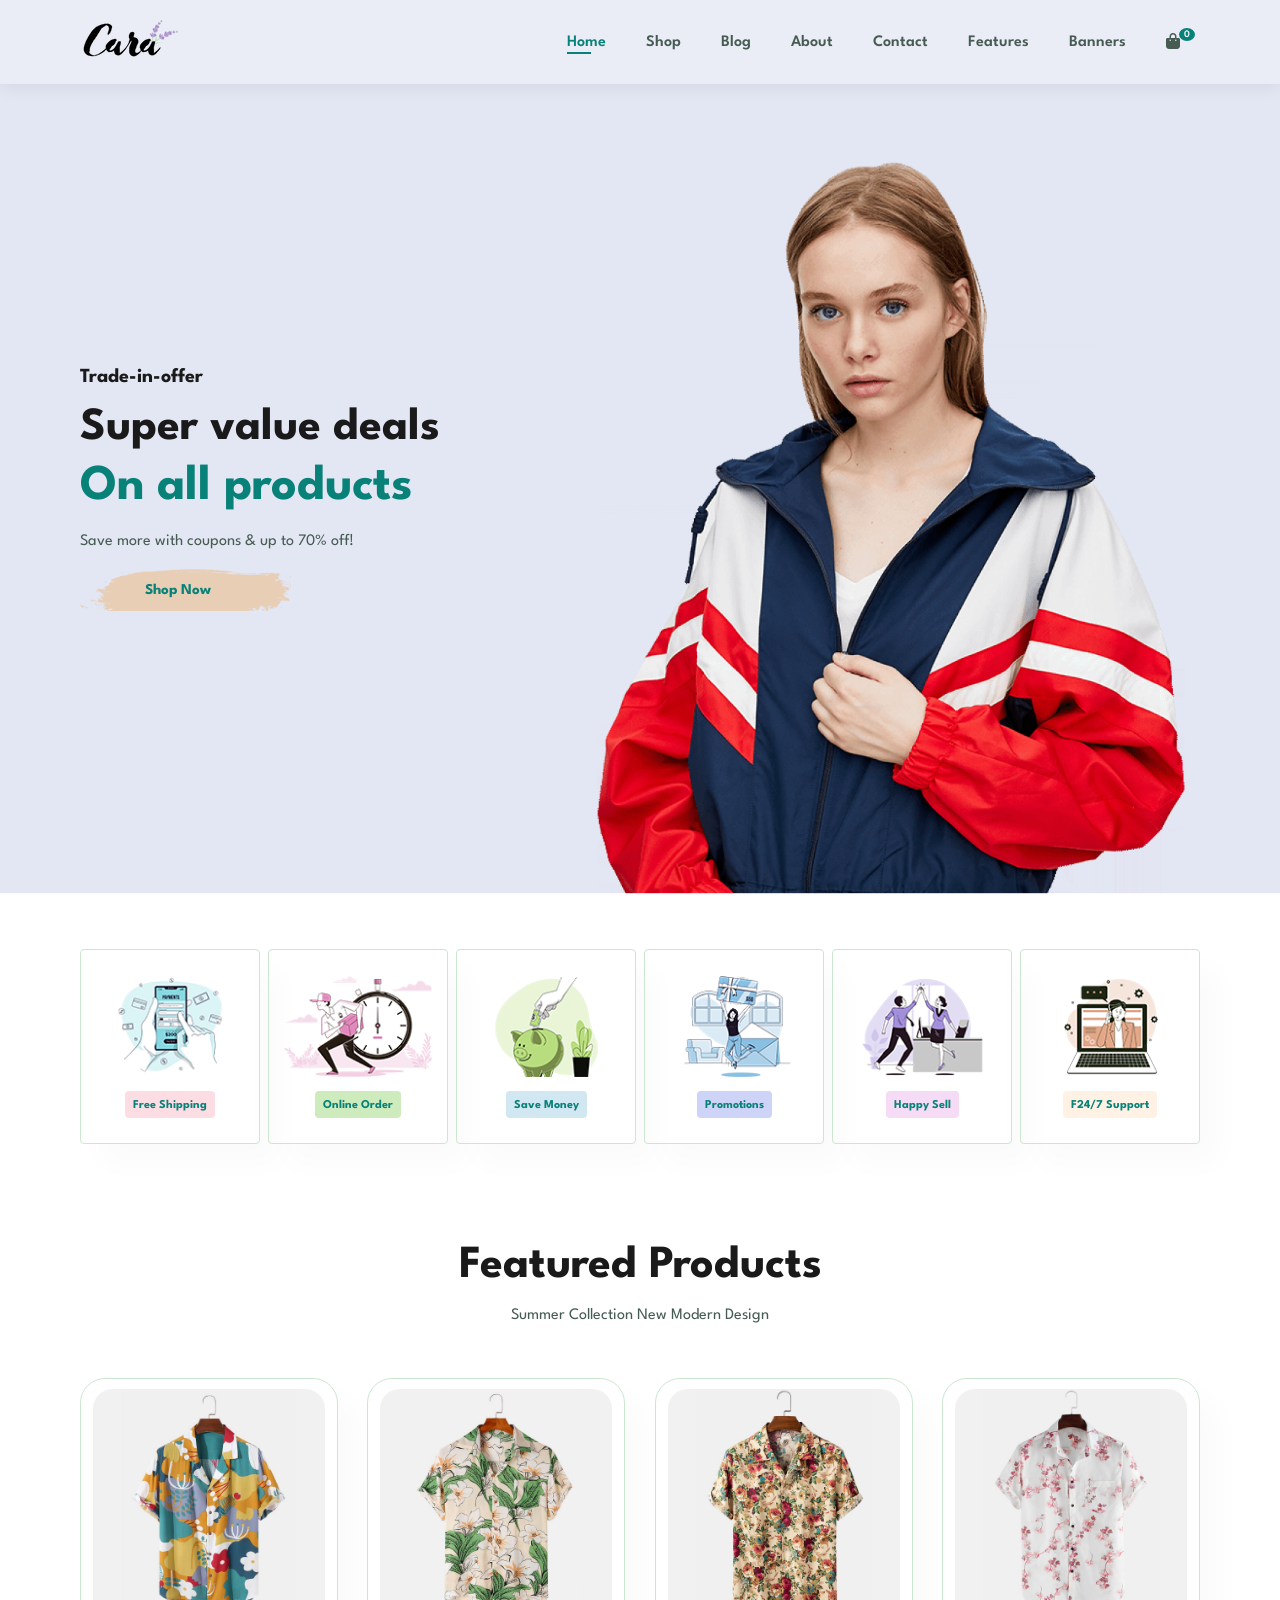
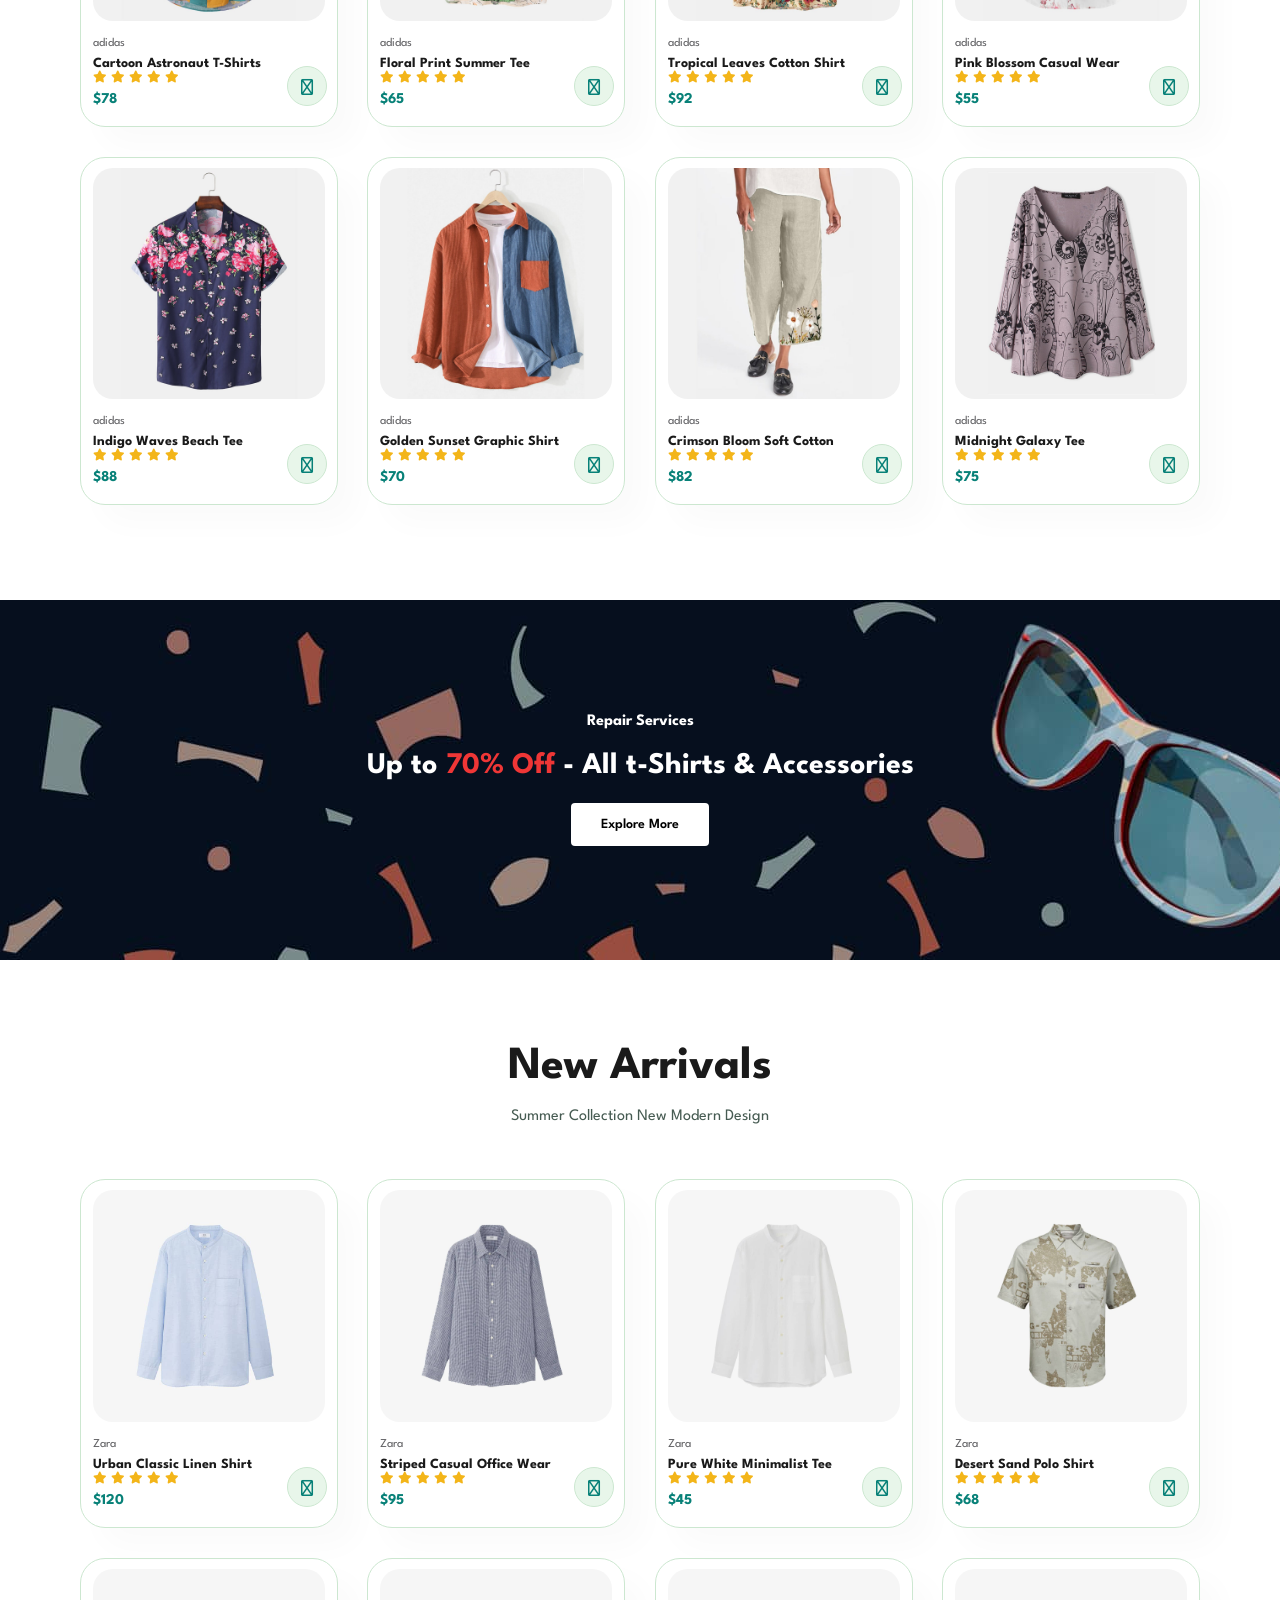
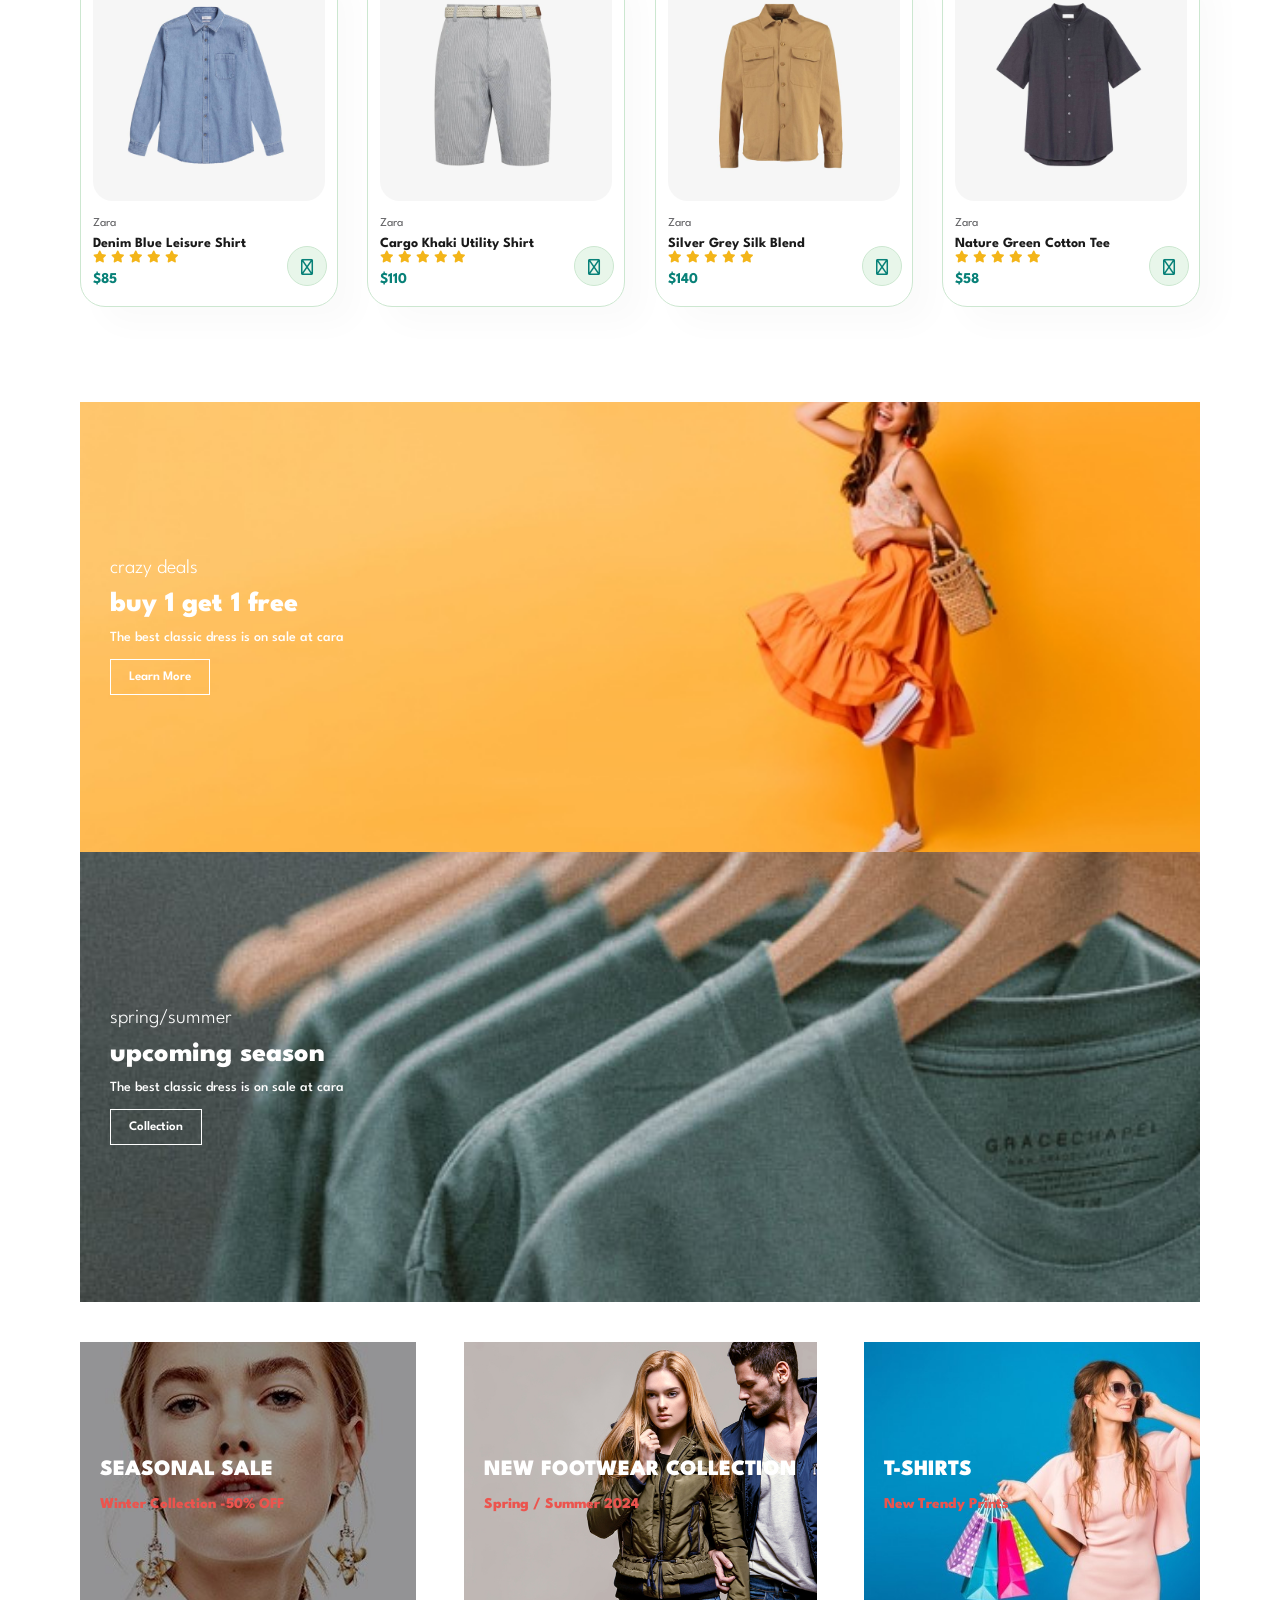
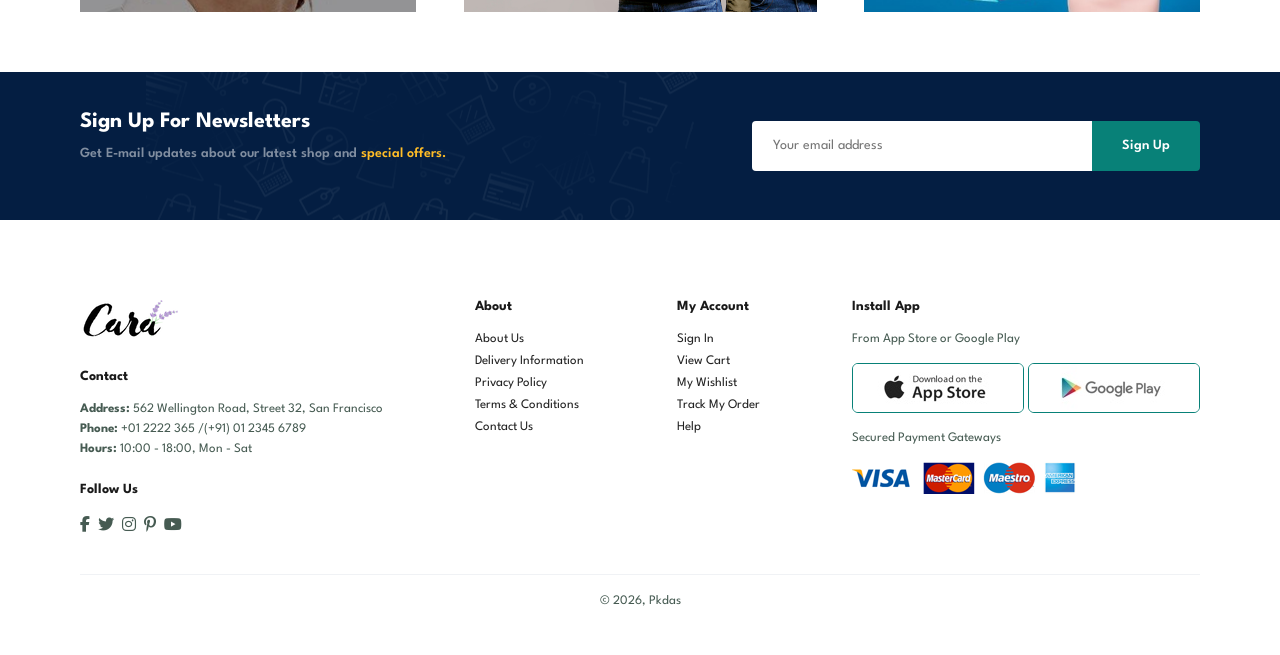
<file: index.html>
<!DOCTYPE html>
<html lang="en">

<head>
    <meta charset="UTF-8">
    <meta name="viewport" content="width=device-width, initial-scale=1.0">
    <title>Pkdas</title>
    <link rel="stylesheet" href="https://cdnjs.cloudflare.com/ajax/libs/font-awesome/6.4.2/css/all.min.css">
    <link rel="stylesheet" href="style.css">
</head>

<body>
    <section id="header">
        <a href="#"><img src="imagefolder/logo.png" class="logo" alt="Ki Pkdas Logo"></a>
        <div>
            <ul id="navbar">
                <li><a class="active" href="index.html">Home</a></li>
                <li><a href="shop.html">Shop</a></li>
                <li><a href="blog.html">Blog</a></li>
                <li><a href="about.html">About</a></li>
                <li><a href="contact.html">Contact</a></li>
                <li><a href="features.html">Features</a></li>
                <li><a href="banner.html">Banners</a></li>
                <li id="lg-bag"><a href="cart.html"><i class="fa-solid fa-bag-shopping"></i><span
                            class="bag-count">0</span></a></li>
                <a href="#" id="close"><i class="fa-solid fa-xmark"></i></a>
            </ul>
        </div>
        <div id="mobile">
            <a href="cart.html"><i class="fa-solid fa-bag-shopping"></i></a>
            <i id="bar" class="fas fa-outdent"></i>
        </div>
    </section>

    <section id="hero">
        <h4>Trade-in-offer</h4>
        <h2>Super value deals</h2>
        <h1>On all products</h1>
        <p>Save more with coupons & up to 70% off!</p>
        <button>Shop Now</button>
    </section>

    <section id="feature" class="section-p1">
        <div class="fe-box">
            <img src="imagefolder/features/f1.png" alt="">
            <h6>Free Shipping</h6>
        </div>
        <div class="fe-box">
            <img src="imagefolder/features/f2.png" alt="">
            <h6>Online Order</h6>
        </div>
        <div class="fe-box">
            <img src="imagefolder/features/f3.png" alt="">
            <h6>Save Money</h6>
        </div>
        <div class="fe-box">
            <img src="imagefolder/features/f4.png" alt="">
            <h6>Promotions</h6>
        </div>
        <div class="fe-box">
            <img src="imagefolder/features/f5.png" alt="">
            <h6>Happy Sell</h6>
        </div>
        <div class="fe-box">
            <img src="imagefolder/features/f6.png" alt="">
            <h6>F24/7 Support</h6>
        </div>
    </section>

    <section id="product1" class="section-p1">
        <h2>Featured Products</h2>
        <p>Summer Collection New Modern Design</p>
        <div class="pro-container">
            <div class="pro">
                <img src="imagefolder/product/f1.jpg" alt="">
                <div class="des">
                    <span>adidas</span>
                    <h5>Cartoon Astronaut T-Shirts</h5>
                    <div class="star">
                        <i class="fas fa-star"></i>
                        <i class="fas fa-star"></i>
                        <i class="fas fa-star"></i>
                        <i class="fas fa-star"></i>
                        <i class="fas fa-star"></i>
                    </div>
                    <h4>$78</h4>
                </div>
                <a href="#"><i class="fa-solid fa-cart-shopping cart"></i></a>
            </div>
            <div class="pro">
                <img src="imagefolder/product/f2.jpg" alt="">
                <div class="des">
                    <span>adidas</span>
                    <h5>Floral Print Summer Tee</h5>
                    <div class="star">
                        <i class="fas fa-star"></i>
                        <i class="fas fa-star"></i>
                        <i class="fas fa-star"></i>
                        <i class="fas fa-star"></i>
                        <i class="fas fa-star"></i>
                    </div>
                    <h4>$65</h4>
                </div>
                <a href="#"><i class="fa-solid fa-cart-shopping cart"></i></a>
            </div>
            <div class="pro">
                <img src="imagefolder/product/f3.jpg" alt="">
                <div class="des">
                    <span>adidas</span>
                    <h5>Tropical Leaves Cotton Shirt</h5>
                    <div class="star">
                        <i class="fas fa-star"></i>
                        <i class="fas fa-star"></i>
                        <i class="fas fa-star"></i>
                        <i class="fas fa-star"></i>
                        <i class="fas fa-star"></i>
                    </div>
                    <h4>$92</h4>
                </div>
                <a href="#"><i class="fa-solid fa-cart-shopping cart"></i></a>
            </div>
            <div class="pro">
                <img src="imagefolder/product/f4.jpg" alt="">
                <div class="des">
                    <span>adidas</span>
                    <h5>Pink Blossom Casual Wear</h5>
                    <div class="star">
                        <i class="fas fa-star"></i>
                        <i class="fas fa-star"></i>
                        <i class="fas fa-star"></i>
                        <i class="fas fa-star"></i>
                        <i class="fas fa-star"></i>
                    </div>
                    <h4>$55</h4>
                </div>
                <a href="#"><i class="fa-solid fa-cart-shopping cart"></i></a>
            </div>
            <div class="pro">
                <img src="imagefolder/product/f5.jpg" alt="">
                <div class="des">
                    <span>adidas</span>
                    <h5>Indigo Waves Beach Tee</h5>
                    <div class="star">
                        <i class="fas fa-star"></i>
                        <i class="fas fa-star"></i>
                        <i class="fas fa-star"></i>
                        <i class="fas fa-star"></i>
                        <i class="fas fa-star"></i>
                    </div>
                    <h4>$88</h4>
                </div>
                <a href="#"><i class="fa-solid fa-cart-shopping cart"></i></a>
            </div>
            <div class="pro">
                <img src="imagefolder/product/f6.jpg" alt="">
                <div class="des">
                    <span>adidas</span>
                    <h5>Golden Sunset Graphic Shirt</h5>
                    <div class="star">
                        <i class="fas fa-star"></i>
                        <i class="fas fa-star"></i>
                        <i class="fas fa-star"></i>
                        <i class="fas fa-star"></i>
                        <i class="fas fa-star"></i>
                    </div>
                    <h4>$70</h4>
                </div>
                <a href="#"><i class="fa-solid fa-cart-shopping cart"></i></a>
            </div>
            <div class="pro">
                <img src="imagefolder/product/f7.jpg" alt="">
                <div class="des">
                    <span>adidas</span>
                    <h5>Crimson Bloom Soft Cotton</h5>
                    <div class="star">
                        <i class="fas fa-star"></i>
                        <i class="fas fa-star"></i>
                        <i class="fas fa-star"></i>
                        <i class="fas fa-star"></i>
                        <i class="fas fa-star"></i>
                    </div>
                    <h4>$82</h4>
                </div>
                <a href="#"><i class="fa-solid fa-cart-shopping cart"></i></a>
            </div>
            <div class="pro">
                <img src="imagefolder/product/f8.jpg" alt="">
                <div class="des">
                    <span>adidas</span>
                    <h5>Midnight Galaxy Tee</h5>
                    <div class="star">
                        <i class="fas fa-star"></i>
                        <i class="fas fa-star"></i>
                        <i class="fas fa-star"></i>
                        <i class="fas fa-star"></i>
                        <i class="fas fa-star"></i>
                    </div>
                    <h4>$75</h4>
                </div>
                <a href="#"><i class="fa-solid fa-cart-shopping cart"></i></a>
            </div>
        </div>
    </section>

    <section id="banner" class="section-m1">
        <h4>Repair Services</h4>
        <h2>Up to <span>70% Off</span> - All t-Shirts & Accessories</h2>
        <button class="normal">Explore More</button>
    </section>

    <section id="product1" class="section-p1">
        <h2>New Arrivals</h2>
        <p>Summer Collection New Modern Design</p>
        <div class="pro-container">
            <div class="pro">
                <img src="imagefolder/product/n1.jpg" alt="">
                <div class="des">
                    <span>Zara</span>
                    <h5>Urban Classic Linen Shirt</h5>
                    <div class="star">
                        <i class="fas fa-star"></i>
                        <i class="fas fa-star"></i>
                        <i class="fas fa-star"></i>
                        <i class="fas fa-star"></i>
                        <i class="fas fa-star"></i>
                    </div>
                    <h4>$120</h4>
                </div>
                <a href="#"><i class="fa-solid fa-cart-shopping cart"></i></a>
            </div>
            <div class="pro">
                <img src="imagefolder/product/n2.jpg" alt="">
                <div class="des">
                    <span>Zara</span>
                    <h5>Striped Casual Office Wear</h5>
                    <div class="star">
                        <i class="fas fa-star"></i>
                        <i class="fas fa-star"></i>
                        <i class="fas fa-star"></i>
                        <i class="fas fa-star"></i>
                        <i class="fas fa-star"></i>
                    </div>
                    <h4>$95</h4>
                </div>
                <a href="#"><i class="fa-solid fa-cart-shopping cart"></i></a>
            </div>
            <div class="pro">
                <img src="imagefolder/product/n3.jpg" alt="">
                <div class="des">
                    <span>Zara</span>
                    <h5>Pure White Minimalist Tee</h5>
                    <div class="star">
                        <i class="fas fa-star"></i>
                        <i class="fas fa-star"></i>
                        <i class="fas fa-star"></i>
                        <i class="fas fa-star"></i>
                        <i class="fas fa-star"></i>
                    </div>
                    <h4>$45</h4>
                </div>
                <a href="#"><i class="fa-solid fa-cart-shopping cart"></i></a>
            </div>
            <div class="pro">
                <img src="imagefolder/product/n4.jpg" alt="">
                <div class="des">
                    <span>Zara</span>
                    <h5>Desert Sand Polo Shirt</h5>
                    <div class="star">
                        <i class="fas fa-star"></i>
                        <i class="fas fa-star"></i>
                        <i class="fas fa-star"></i>
                        <i class="fas fa-star"></i>
                        <i class="fas fa-star"></i>
                    </div>
                    <h4>$68</h4>
                </div>
                <a href="#"><i class="fa-solid fa-cart-shopping cart"></i></a>
            </div>
            <div class="pro">
                <img src="imagefolder/product/n5.jpg" alt="">
                <div class="des">
                    <span>Zara</span>
                    <h5>Denim Blue Leisure Shirt</h5>
                    <div class="star">
                        <i class="fas fa-star"></i>
                        <i class="fas fa-star"></i>
                        <i class="fas fa-star"></i>
                        <i class="fas fa-star"></i>
                        <i class="fas fa-star"></i>
                    </div>
                    <h4>$85</h4>
                </div>
                <a href="#"><i class="fa-solid fa-cart-shopping cart"></i></a>
            </div>
            <div class="pro">
                <img src="imagefolder/product/n6.jpg" alt="">
                <div class="des">
                    <span>Zara</span>
                    <h5>Cargo Khaki Utility Shirt</h5>
                    <div class="star">
                        <i class="fas fa-star"></i>
                        <i class="fas fa-star"></i>
                        <i class="fas fa-star"></i>
                        <i class="fas fa-star"></i>
                        <i class="fas fa-star"></i>
                    </div>
                    <h4>$110</h4>
                </div>
                <a href="#"><i class="fa-solid fa-cart-shopping cart"></i></a>
            </div>
            <div class="pro">
                <img src="imagefolder/product/n7.jpg" alt="">
                <div class="des">
                    <span>Zara</span>
                    <h5>Silver Grey Silk Blend</h5>
                    <div class="star">
                        <i class="fas fa-star"></i>
                        <i class="fas fa-star"></i>
                        <i class="fas fa-star"></i>
                        <i class="fas fa-star"></i>
                        <i class="fas fa-star"></i>
                    </div>
                    <h4>$140</h4>
                </div>
                <a href="#"><i class="fa-solid fa-cart-shopping cart"></i></a>
            </div>
            <div class="pro">
                <img src="imagefolder/product/n8.jpg" alt="">
                <div class="des">
                    <span>Zara</span>
                    <h5>Nature Green Cotton Tee</h5>
                    <div class="star">
                        <i class="fas fa-star"></i>
                        <i class="fas fa-star"></i>
                        <i class="fas fa-star"></i>
                        <i class="fas fa-star"></i>
                        <i class="fas fa-star"></i>
                    </div>
                    <h4>$58</h4>
                </div>
                <a href="#"><i class="fa-solid fa-cart-shopping cart"></i></a>
            </div>
        </div>
    </section>

    <section id="sm-banner" class="section-p1">
        <div class="banner-box">
            <h4>crazy deals</h4>
            <h2>buy 1 get 1 free</h2>
            <span>The best classic dress is on sale at cara</span>
            <button class="white">Learn More</button>
        </div>
        <div class="banner-box banner-box2">
            <h4>spring/summer</h4>
            <h2>upcoming season</h2>
            <span>The best classic dress is on sale at cara</span>
            <button class="white">Collection</button>
        </div>
    </section>

    <section id="banner3">
        <div class="banner-box">
            <h2>SEASONAL SALE</h2>
            <h3>Winter Collection -50% OFF</h3>
        </div>
        <div class="banner-box banner-box2">
            <h2>NEW FOOTWEAR COLLECTION</h2>
            <h3>Spring / Summer 2024</h3>
        </div>
        <div class="banner-box banner-box3">
            <h2>T-SHIRTS</h2>
            <h3>New Trendy Prints</h3>
        </div>
    </section>

    <section id="newsletter" class="section-p1 section-m1">
        <div class="newstext">
            <h4>Sign Up For Newsletters</h4>
            <p>Get E-mail updates about our latest shop and <span>special offers.</span></p>
        </div>
        <div class="form">
            <input type="text" placeholder="Your email address">
            <button class="normal">Sign Up</button>
        </div>
    </section>

    <footer class="section-p1">
        <div class="col">
            <img class="logo" src="imagefolder/logo.png" alt="">
            <h4>Contact</h4>
            <p><strong>Address: </strong> 562 Wellington Road, Street 32, San Francisco</p>
            <p><strong>Phone: </strong> +01 2222 365 /(+91) 01 2345 6789</p>
            <p><strong>Hours: </strong> 10:00 - 18:00, Mon - Sat</p>
            <div class="follow">
                <h4>Follow Us</h4>
                <div class="icon">
                    <i class="fab fa-facebook-f"></i>
                    <i class="fab fa-twitter"></i>
                    <i class="fab fa-instagram"></i>
                    <i class="fab fa-pinterest-p"></i>
                    <i class="fab fa-youtube"></i>
                </div>
            </div>
        </div>

        <div class="col">
            <h4>About</h4>
            <a href="#">About Us</a>
            <a href="#">Delivery Information</a>
            <a href="#">Privacy Policy</a>
            <a href="#">Terms & Conditions</a>
            <a href="#">Contact Us</a>
        </div>

        <div class="col">
            <h4>My Account</h4>
            <a href="#">Sign In</a>
            <a href="#">View Cart</a>
            <a href="#">My Wishlist</a>
            <a href="#">Track My Order</a>
            <a href="#">Help</a>
        </div>

        <div class="col install">
            <h4>Install App</h4>
            <p>From App Store or Google Play</p>
            <div class="row">
                <img src="imagefolder/pay/app.jpg" alt="">
                <img src="imagefolder/pay/play.jpg" alt="">
            </div>
            <p>Secured Payment Gateways</p>
            <img src="imagefolder/pay/pay.png" alt="">
        </div>

        <div class="copyright">
            <p>© 2026, Pkdas </p>
        </div>
    </footer>

    <script src="script.js"></script>
</body>

</html>
</file>
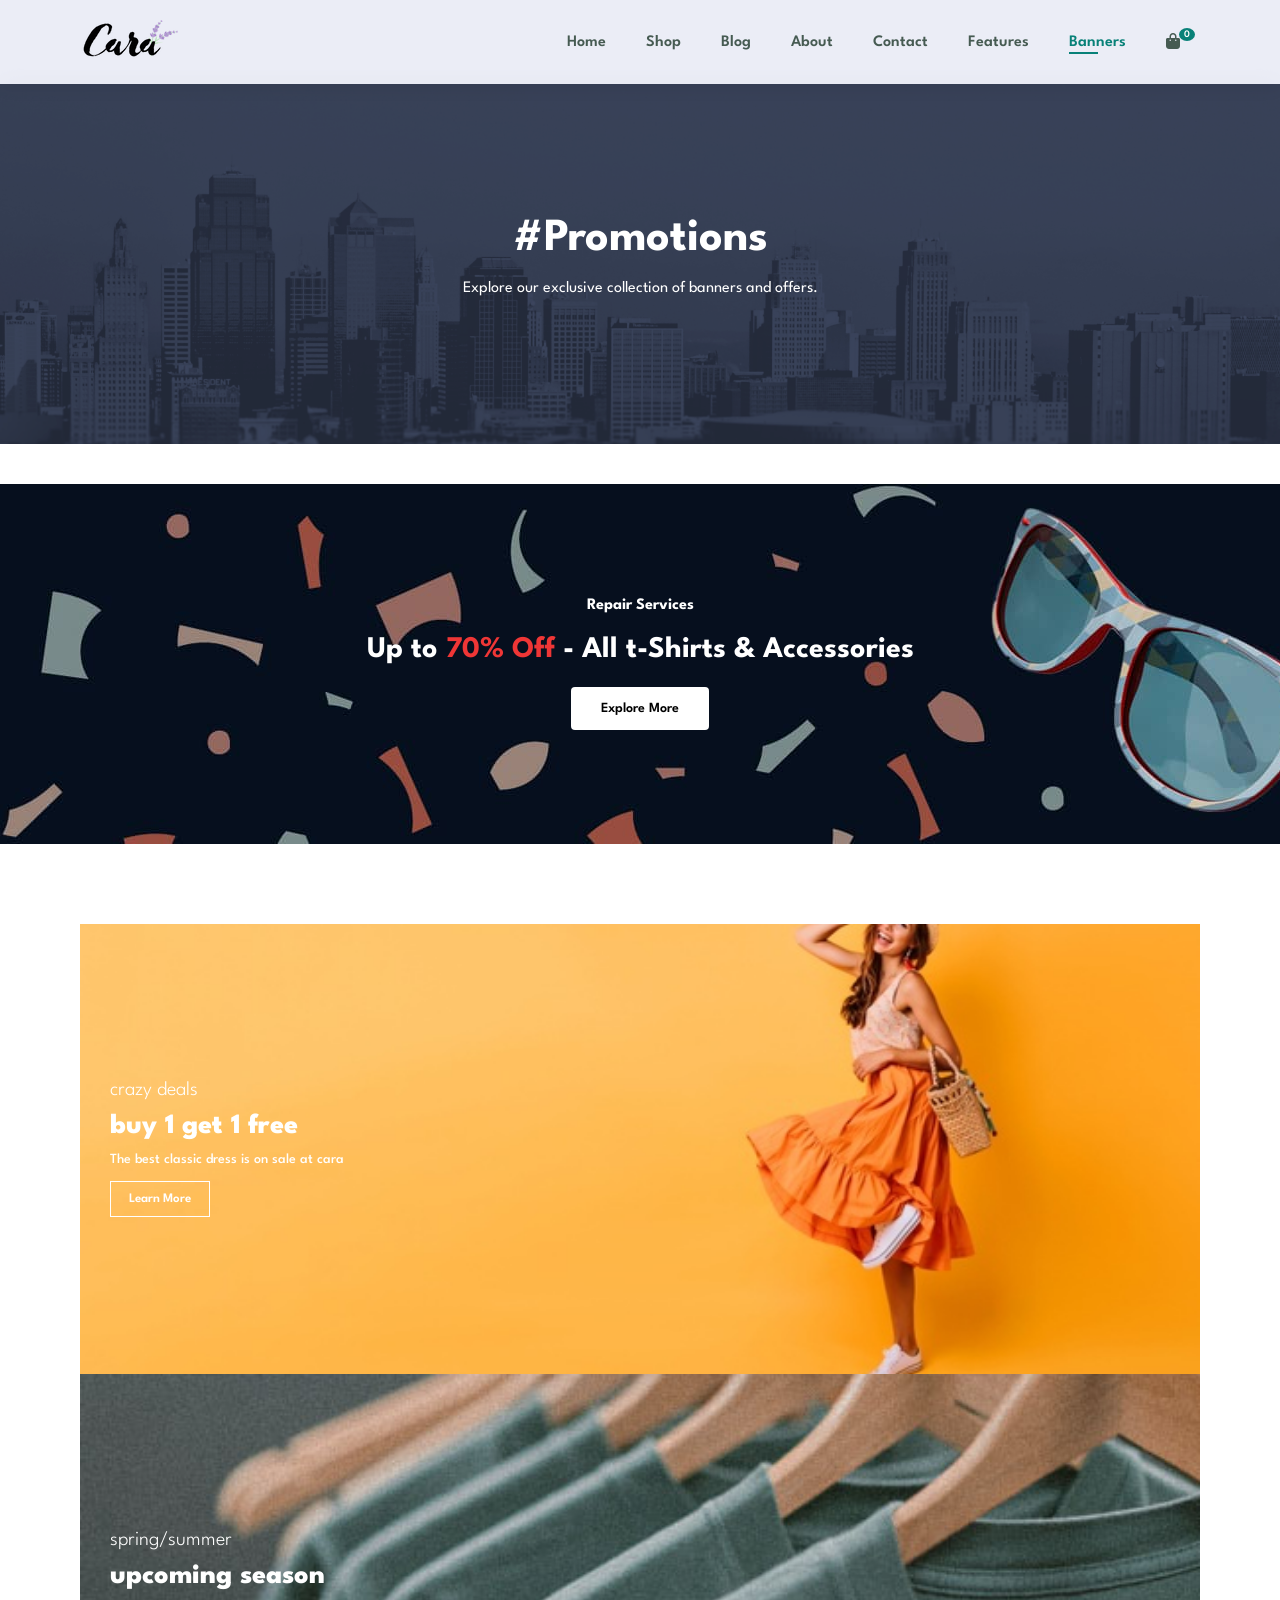
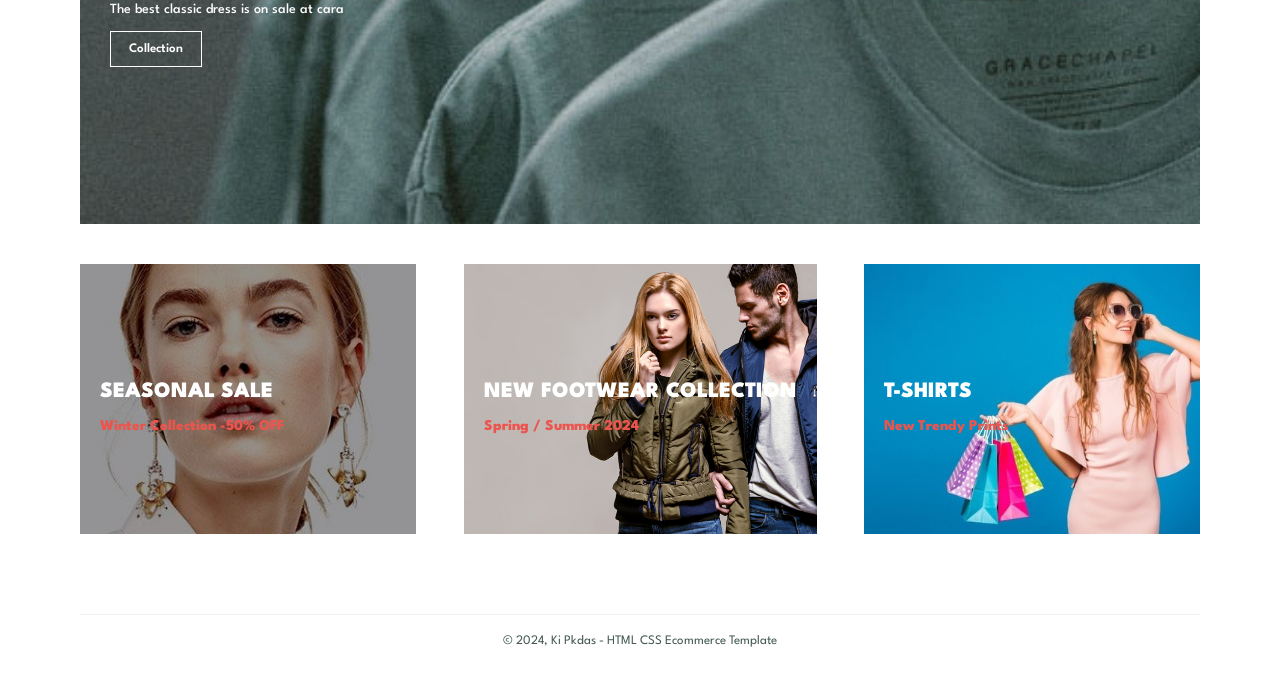
<file: banner.html>
<!DOCTYPE html>
<html lang="en">

<head>
    <meta charset="UTF-8">
    <meta name="viewport" content="width=device-width, initial-scale=1.0">
    <title>Banners - Ki Pkdas</title>
    <link rel="stylesheet" href="https://cdnjs.cloudflare.com/ajax/libs/font-awesome/6.4.2/css/all.min.css">
    <link rel="stylesheet" href="style.css">
</head>

<body>
    <section id="header">
        <a href="index.html"><img src="imagefolder/logo.png" class="logo" alt=""></a>
        <div>
            <ul id="navbar">
                <li><a href="index.html">Home</a></li>
                <li><a href="shop.html">Shop</a></li>
                <li><a href="blog.html">Blog</a></li>
                <li><a href="about.html">About</a></li>
                <li><a href="contact.html">Contact</a></li>
                <li><a href="features.html">Features</a></li>
                <li><a class="active" href="banner.html">Banners</a></li>
                <li id="lg-bag"><a href="cart.html"><i class="fa-solid fa-bag-shopping"></i><span
                            class="bag-count">0</span></a></li>
                <a href="#" id="close"><i class="fa-solid fa-xmark"></i></a>
            </ul>
        </div>
        <div id="mobile">
            <a href="cart.html"><i class="fa-solid fa-bag-shopping"></i></a>
            <i id="bar" class="fas fa-outdent"></i>
        </div>
    </section>

    <section id="page-header" class="about-header">
        <h2>#Promotions</h2>
        <p>Explore our exclusive collection of banners and offers.</p>
    </section>

    <section id="banner" class="section-m1">
        <h4>Repair Services</h4>
        <h2>Up to <span>70% Off</span> - All t-Shirts & Accessories</h2>
        <button class="normal">Explore More</button>
    </section>

    <section id="sm-banner" class="section-p1">
        <div class="banner-box">
            <h4>crazy deals</h4>
            <h2>buy 1 get 1 free</h2>
            <span>The best classic dress is on sale at cara</span>
            <button class="white">Learn More</button>
        </div>
        <div class="banner-box banner-box2">
            <h4>spring/summer</h4>
            <h2>upcoming season</h2>
            <span>The best classic dress is on sale at cara</span>
            <button class="white">Collection</button>
        </div>
    </section>

    <section id="banner3">
        <div class="banner-box">
            <h2>SEASONAL SALE</h2>
            <h3>Winter Collection -50% OFF</h3>
        </div>
        <div class="banner-box banner-box2">
            <h2>NEW FOOTWEAR COLLECTION</h2>
            <h3>Spring / Summer 2024</h3>
        </div>
        <div class="banner-box banner-box3">
            <h2>T-SHIRTS</h2>
            <h3>New Trendy Prints</h3>
        </div>
    </section>

    <footer class="section-p1">
        <div class="copyright">
            <p>© 2024, Ki Pkdas - HTML CSS Ecommerce Template</p>
        </div>
    </footer>

    <script src="script.js"></script>
</body>

</html>
</file>
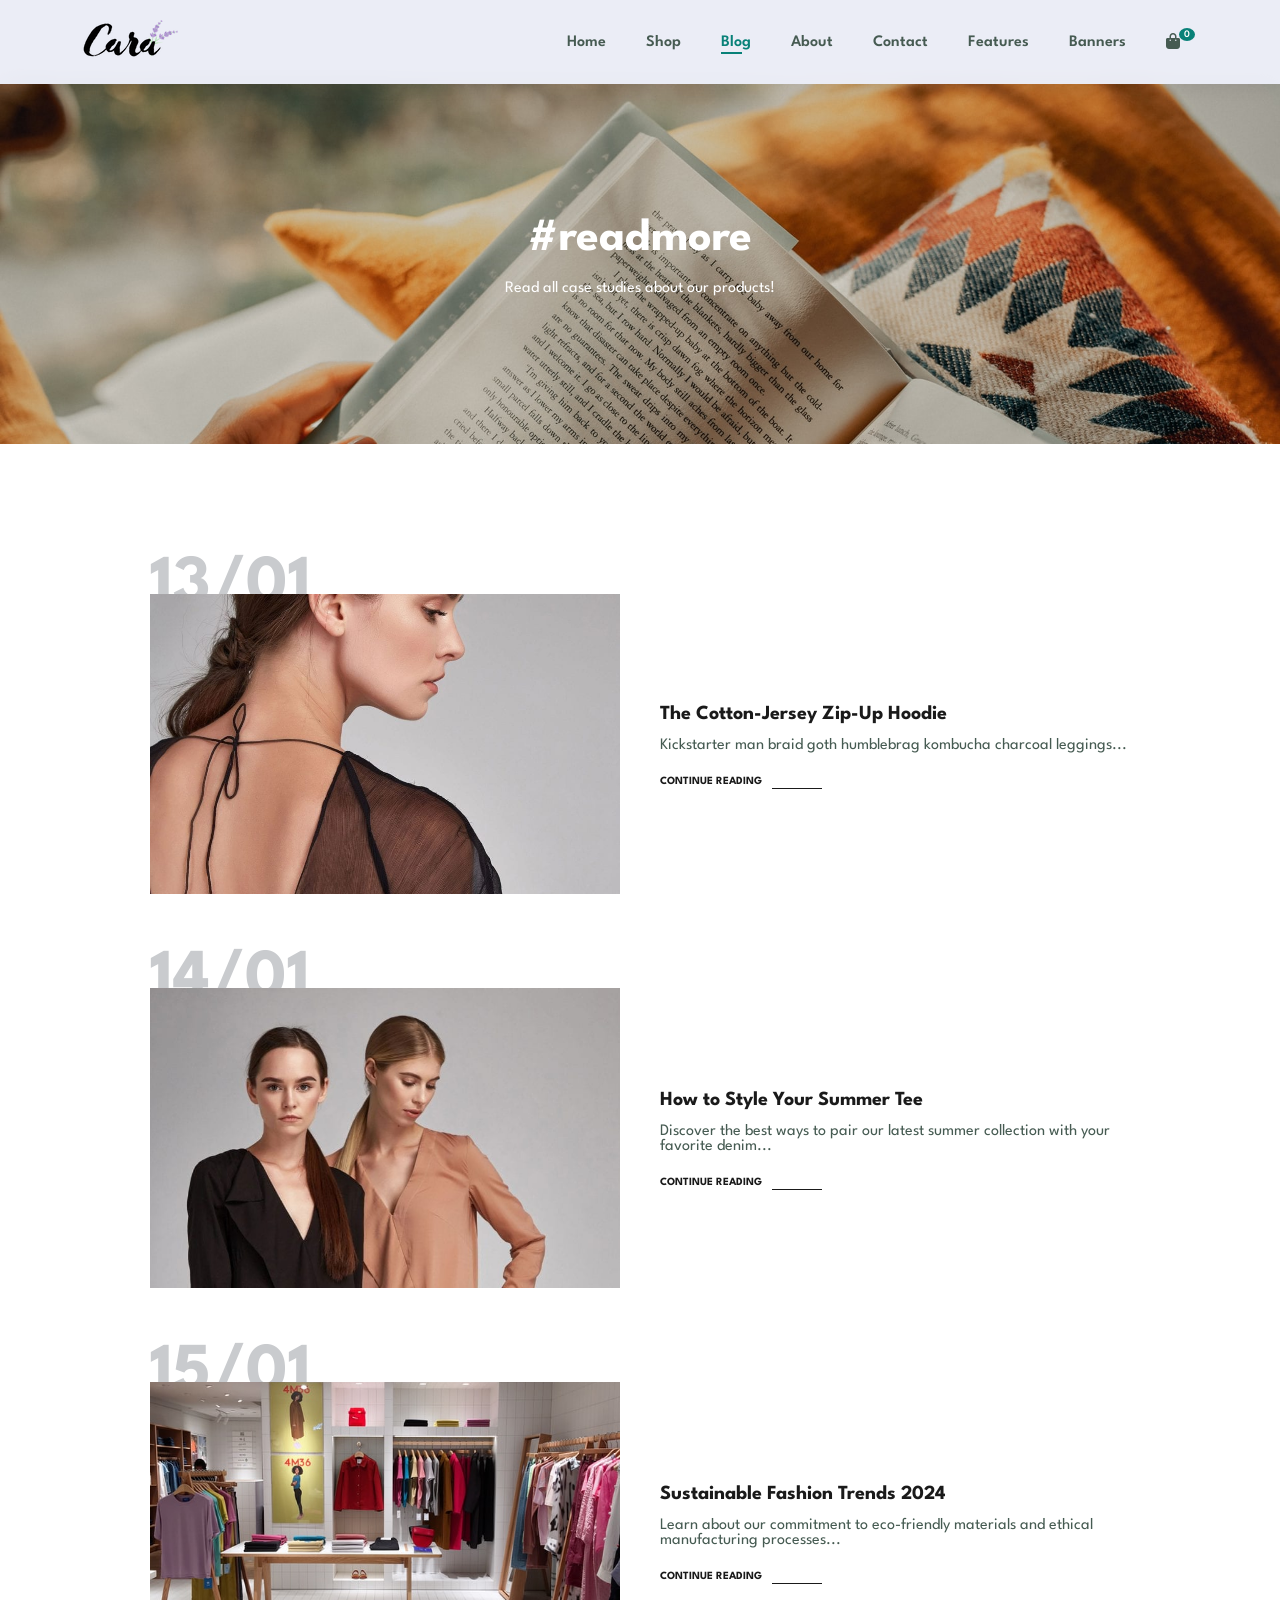
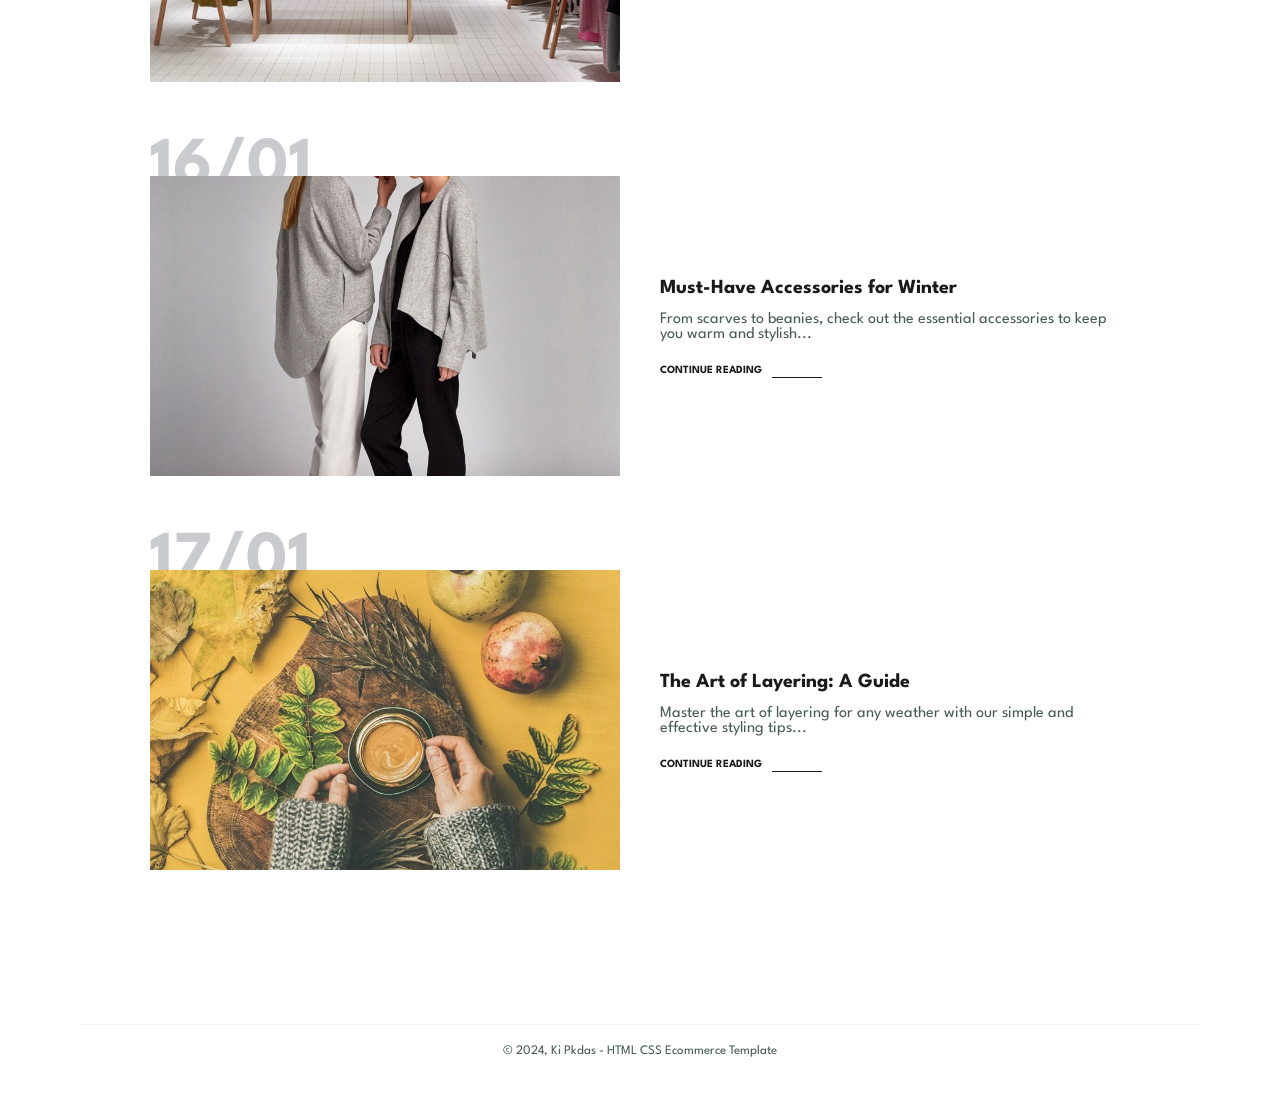
<file: blog.html>
<!DOCTYPE html>
<html lang="en">

<head>
    <meta charset="UTF-8">
    <meta name="viewport" content="width=device-width, initial-scale=1.0">
    <title>Blog - Ki Pkdas</title>
    <link rel="stylesheet" href="https://cdnjs.cloudflare.com/ajax/libs/font-awesome/6.4.2/css/all.min.css">
    <link rel="stylesheet" href="style.css">
</head>

<body>
    <section id="header">
        <a href="index.html"><img src="imagefolder/logo.png" class="logo" alt=""></a>
        <div>
            <ul id="navbar">
                <li><a href="index.html">Home</a></li>
                <li><a href="shop.html">Shop</a></li>
                <li><a class="active" href="blog.html">Blog</a></li>
                <li><a href="about.html">About</a></li>
                <li><a href="contact.html">Contact</a></li>
                <li><a href="features.html">Features</a></li>
                <li><a href="banner.html">Banners</a></li>
                <li id="lg-bag"><a href="cart.html"><i class="fa-solid fa-bag-shopping"></i><span
                            class="bag-count">0</span></a></li>
                <a href="#" id="close"><i class="fa-solid fa-xmark"></i></a>
            </ul>
        </div>
        <div id="mobile">
            <a href="cart.html"><i class="fa-solid fa-bag-shopping"></i></a>
            <i id="bar" class="fas fa-outdent"></i>
        </div>
    </section>

    <section id="page-header" class="blog-header">
        <h2>#readmore</h2>
        <p>Read all case studies about our products!</p>
    </section>

    <section id="blog">
        <div class="blog-box">
            <div class="blog-img">
                <img src="imagefolder/blog/b1 (1).jpg" alt="">
            </div>
            <div class="blog-details">
                <h4>The Cotton-Jersey Zip-Up Hoodie</h4>
                <p>Kickstarter man braid goth humblebrag kombucha charcoal leggings...</p>
                <a href="#">CONTINUE READING</a>
            </div>
            <h1>13/01</h1>
        </div>
        <div class="blog-box">
            <div class="blog-img">
                <img src="imagefolder/blog/b2.jpg" alt="">
            </div>
            <div class="blog-details">
                <h4>How to Style Your Summer Tee</h4>
                <p>Discover the best ways to pair our latest summer collection with your favorite denim...</p>
                <a href="#">CONTINUE READING</a>
            </div>
            <h1>14/01</h1>
        </div>
        <div class="blog-box">
            <div class="blog-img">
                <img src="imagefolder/blog/b3.jpg" alt="">
            </div>
            <div class="blog-details">
                <h4>Sustainable Fashion Trends 2024</h4>
                <p>Learn about our commitment to eco-friendly materials and ethical manufacturing processes...</p>
                <a href="#">CONTINUE READING</a>
            </div>
            <h1>15/01</h1>
        </div>
        <div class="blog-box">
            <div class="blog-img">
                <img src="imagefolder/blog/b4.jpg" alt="">
            </div>
            <div class="blog-details">
                <h4>Must-Have Accessories for Winter</h4>
                <p>From scarves to beanies, check out the essential accessories to keep you warm and stylish...</p>
                <a href="#">CONTINUE READING</a>
            </div>
            <h1>16/01</h1>
        </div>
        <div class="blog-box">
            <div class="blog-img">
                <img src="imagefolder/blog/b6.jpg" alt="">
            </div>
            <div class="blog-details">
                <h4>The Art of Layering: A Guide</h4>
                <p>Master the art of layering for any weather with our simple and effective styling tips...</p>
                <a href="#">CONTINUE READING</a>
            </div>
            <h1>17/01</h1>
        </div>
    </section>

    <footer class="section-p1">
        <div class="copyright">
            <p>© 2024, Ki Pkdas - HTML CSS Ecommerce Template</p>
        </div>
    </footer>

    <script src="script.js"></script>
</body>

</html>
</file>
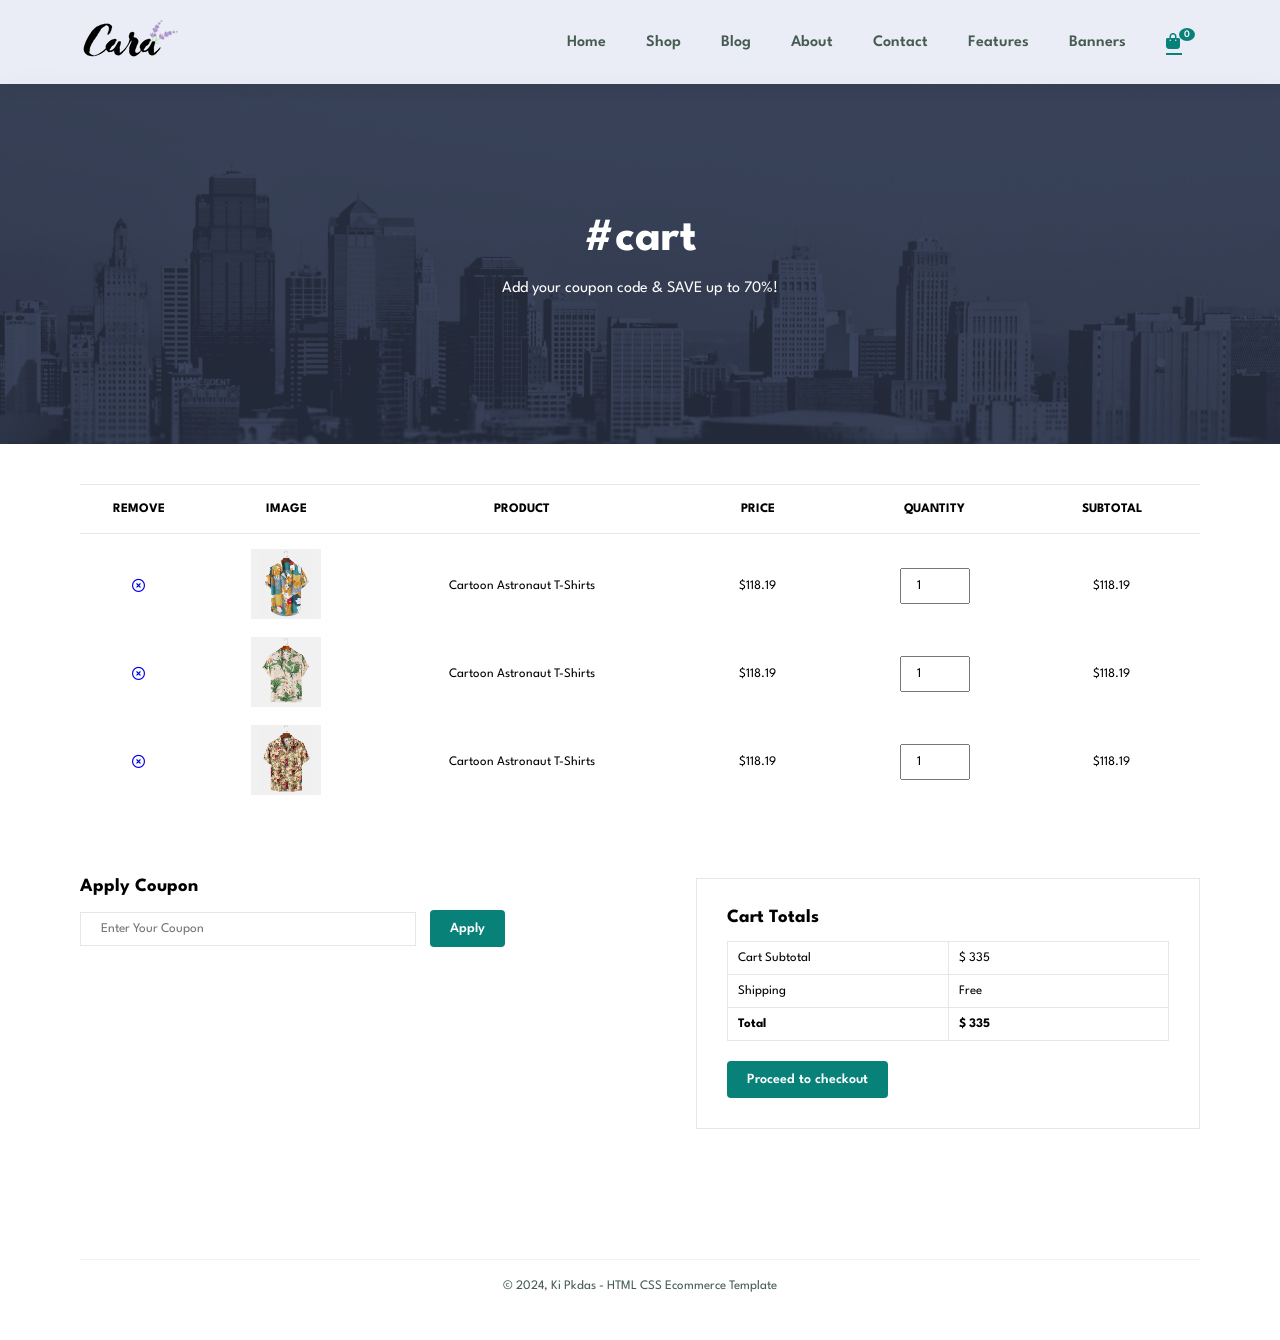
<file: cart.html>
<!DOCTYPE html>
<html lang="en">

<head>
    <meta charset="UTF-8">
    <meta name="viewport" content="width=device-width, initial-scale=1.0">
    <title>Shopping Cart - Ki Pkdas</title>
    <link rel="stylesheet" href="https://cdnjs.cloudflare.com/ajax/libs/font-awesome/6.4.2/css/all.min.css">
    <link rel="stylesheet" href="style.css">
</head>

<body>
    <section id="header">
        <a href="index.html"><img src="imagefolder/logo.png" class="logo" alt=""></a>
        <div>
            <ul id="navbar">
                <li><a href="index.html">Home</a></li>
                <li><a href="shop.html">Shop</a></li>
                <li><a href="blog.html">Blog</a></li>
                <li><a href="about.html">About</a></li>
                <li><a href="contact.html">Contact</a></li>
                <li><a href="features.html">Features</a></li>
                <li><a href="banner.html">Banners</a></li>
                <li id="lg-bag"><a class="active" href="cart.html"><i class="fa-solid fa-bag-shopping"></i><span
                            class="bag-count">0</span></a></li>
                <a href="#" id="close"><i class="fa-solid fa-xmark"></i></a>
            </ul>
        </div>
        <div id="mobile">
            <a href="cart.html"><i class="fa-solid fa-bag-shopping"></i></a>
            <i id="bar" class="fas fa-outdent"></i>
        </div>
    </section>

    <section id="page-header" class="about-header">
        <h2>#cart</h2>
        <p>Add your coupon code & SAVE up to 70%!</p>
    </section>

    <section id="cart" class="section-p1">
        <table width="100%">
            <thead>
                <tr>
                    <td>Remove</td>
                    <td>Image</td>
                    <td>Product</td>
                    <td>Price</td>
                    <td>Quantity</td>
                    <td>Subtotal</td>
                </tr>
            </thead>
            <tbody>
                <tr>
                    <td><a href="#"><i class="far fa-times-circle"></i></a></td>
                    <td><img src="imagefolder/product/f1.jpg" alt=""></td>
                    <td>Cartoon Astronaut T-Shirts</td>
                    <td>$118.19</td>
                    <td><input type="number" value="1"></td>
                    <td>$118.19</td>
                </tr>
                <tr>
                    <td><a href="#"><i class="far fa-times-circle"></i></a></td>
                    <td><img src="imagefolder/product/f2.jpg" alt=""></td>
                    <td>Cartoon Astronaut T-Shirts</td>
                    <td>$118.19</td>
                    <td><input type="number" value="1"></td>
                    <td>$118.19</td>
                </tr>
                <tr>
                    <td><a href="#"><i class="far fa-times-circle"></i></a></td>
                    <td><img src="imagefolder/product/f3.jpg" alt=""></td>
                    <td>Cartoon Astronaut T-Shirts</td>
                    <td>$118.19</td>
                    <td><input type="number" value="1"></td>
                    <td>$118.19</td>
                </tr>
            </tbody>
        </table>
    </section>

    <section id="cart-add" class="section-p1">
        <div id="coupon">
            <h3>Apply Coupon</h3>
            <div>
                <input type="text" placeholder="Enter Your Coupon">
                <button class="normal">Apply</button>
            </div>
        </div>

        <div id="subtotal">
            <h3>Cart Totals</h3>
            <table>
                <tr>
                    <td>Cart Subtotal</td>
                    <td>$ 335</td>
                </tr>
                <tr>
                    <td>Shipping</td>
                    <td>Free</td>
                </tr>
                <tr>
                    <td><strong>Total</strong></td>
                    <td><strong>$ 335</strong></td>
                </tr>
            </table>
            <button class="normal">Proceed to checkout</button>
        </div>
    </section>

    <footer class="section-p1">
        <div class="copyright">
            <p>© 2024, Ki Pkdas - HTML CSS Ecommerce Template</p>
        </div>
    </footer>

    <script src="script.js"></script>
</body>

</html>
</file>
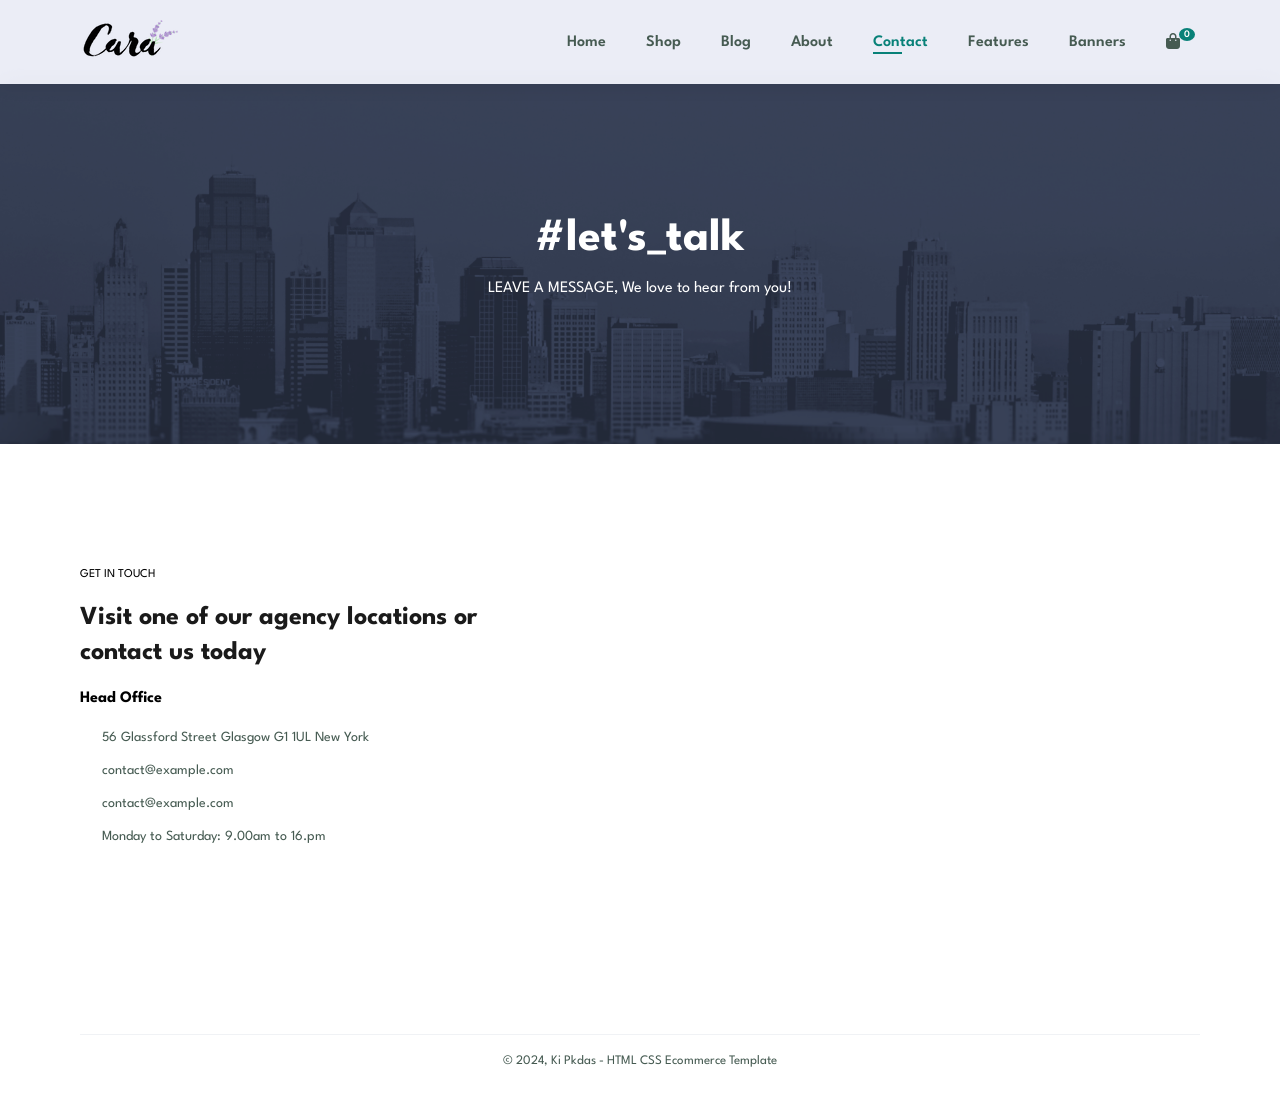
<file: contact.html>
<!DOCTYPE html>
<html lang="en">

<head>
    <meta charset="UTF-8">
    <meta name="viewport" content="width=device-width, initial-scale=1.0">
    <title>Contact - Ki Pkdas</title>
    <link rel="stylesheet" href="https://cdnjs.cloudflare.com/ajax/libs/font-awesome/6.4.2/css/all.min.css">
    <link rel="stylesheet" href="style.css">
</head>

<body>
    <section id="header">
        <a href="index.html"><img src="imagefolder/logo.png" class="logo" alt=""></a>
        <div>
            <ul id="navbar">
                <li><a href="index.html">Home</a></li>
                <li><a href="shop.html">Shop</a></li>
                <li><a href="blog.html">Blog</a></li>
                <li><a href="about.html">About</a></li>
                <li><a class="active" href="contact.html">Contact</a></li>
                <li><a href="features.html">Features</a></li>
                <li><a href="banner.html">Banners</a></li>
                <li id="lg-bag"><a href="cart.html"><i class="fa-solid fa-bag-shopping"></i><span
                            class="bag-count">0</span></a></li>
                <a href="#" id="close"><i class="fa-solid fa-xmark"></i></a>
            </ul>
        </div>
        <div id="mobile">
            <a href="cart.html"><i class="fa-solid fa-bag-shopping"></i></a>
            <i id="bar" class="fas fa-outdent"></i>
        </div>
    </section>

    <section id="page-header" class="about-header">
        <h2>#let's_talk</h2>
        <p>LEAVE A MESSAGE, We love to hear from you!</p>
    </section>

    <section id="contact-details" class="section-p1">
        <div class="details">
            <span>GET IN TOUCH</span>
            <h2>Visit one of our agency locations or contact us today</h2>
            <h3>Head Office</h3>
            <div>
                <li>
                    <i class="fal fa-map"></i>
                    <p>56 Glassford Street Glasgow G1 1UL New York</p>
                </li>
                <li>
                    <i class="fal fa-envelope"></i>
                    <p>contact@example.com</p>
                </li>
                <li>
                    <i class="fal fa-phone-alt"></i>
                    <p>contact@example.com</p>
                </li>
                <li>
                    <i class="fal fa-clock"></i>
                    <p>Monday to Saturday: 9.00am to 16.pm</p>
                </li>
            </div>
        </div>

        <div class="map">
            <iframe
                src="https://www.google.com/maps/embed?pb=!1m18!1m12!1m3!1d158857.72810696987!2d-0.2416812061226006!3d51.52877184088915!2m3!1f0!2f0!3f0!3m2!1i1024!2i768!4f13.1!3m3!1m2!1s0x47d8a00baf21de75%3A0x52963a5addd52a99!2sLondon%2C%20UK!5e0!3m2!1sen!2sin!4v1709456391487!5m2!1sen!2sin"
                width="600" height="450" style="border:0;" allowfullscreen="" loading="lazy"
                referrerpolicy="no-referrer-when-downgrade"></iframe>
        </div>
    </section>

    <footer class="section-p1">
        <div class="copyright">
            <p>© 2024, Ki Pkdas - HTML CSS Ecommerce Template</p>
        </div>
    </footer>

    <script src="script.js"></script>
</body>

</html>
</file>
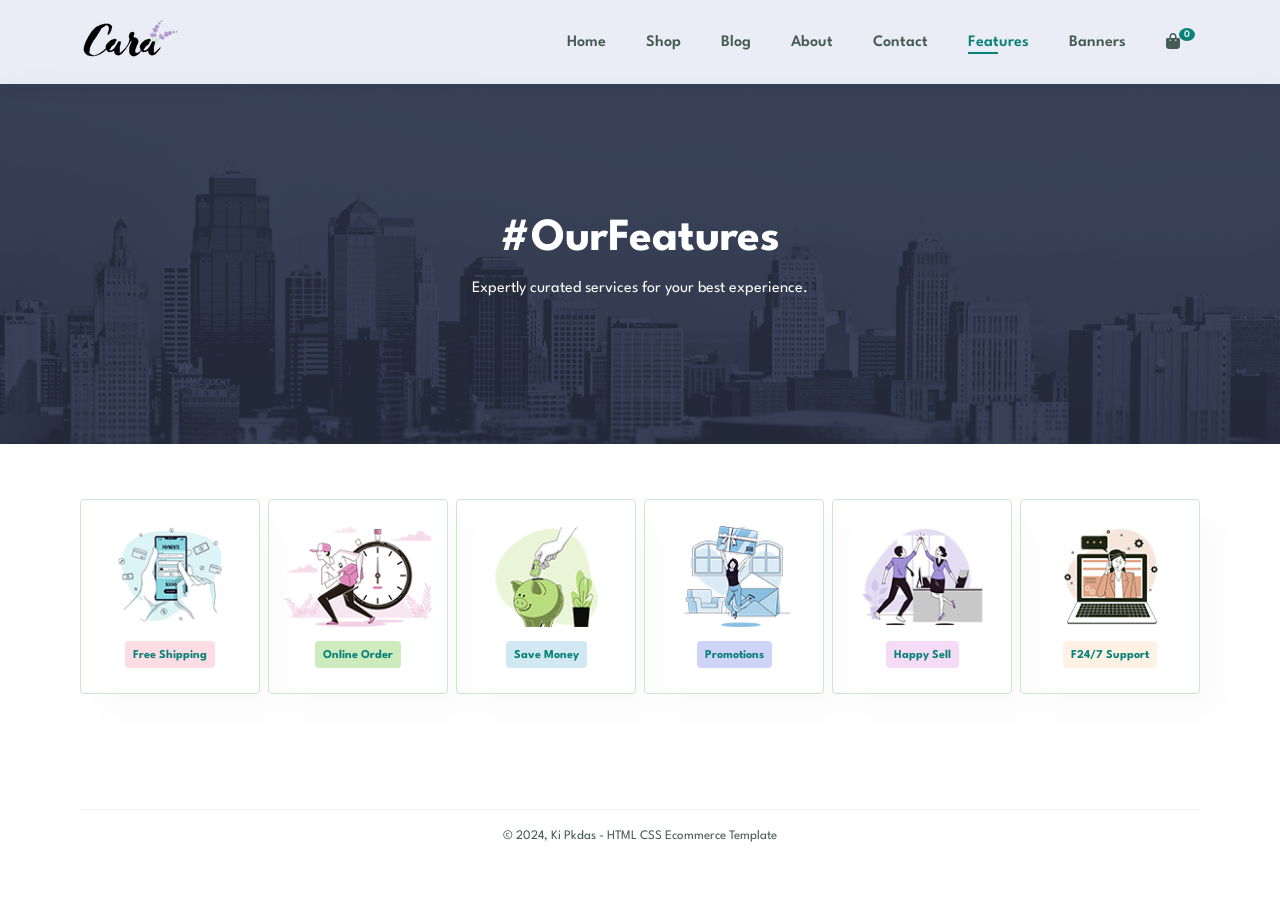
<file: features.html>
<!DOCTYPE html>
<html lang="en">

<head>
    <meta charset="UTF-8">
    <meta name="viewport" content="width=device-width, initial-scale=1.0">
    <title>Features - Ki Pkdas</title>
    <link rel="stylesheet" href="https://cdnjs.cloudflare.com/ajax/libs/font-awesome/6.4.2/css/all.min.css">
    <link rel="stylesheet" href="style.css">
</head>

<body>
    <section id="header">
        <a href="index.html"><img src="imagefolder/logo.png" class="logo" alt=""></a>
        <div>
            <ul id="navbar">
                <li><a href="index.html">Home</a></li>
                <li><a href="shop.html">Shop</a></li>
                <li><a href="blog.html">Blog</a></li>
                <li><a href="about.html">About</a></li>
                <li><a href="contact.html">Contact</a></li>
                <li><a class="active" href="features.html">Features</a></li>
                <li><a href="banner.html">Banners</a></li>
                <li id="lg-bag"><a href="cart.html"><i class="fa-solid fa-bag-shopping"></i><span
                            class="bag-count">0</span></a></li>
                <a href="#" id="close"><i class="fa-solid fa-xmark"></i></a>
            </ul>
        </div>
        <div id="mobile">
            <a href="cart.html"><i class="fa-solid fa-bag-shopping"></i></a>
            <i id="bar" class="fas fa-outdent"></i>
        </div>
    </section>

    <section id="page-header" class="about-header">
        <h2>#OurFeatures</h2>
        <p>Expertly curated services for your best experience.</p>
    </section>

    <section id="feature" class="section-p1">
        <div class="fe-box">
            <img src="imagefolder/features/f1.png" alt="">
            <h6>Free Shipping</h6>
        </div>
        <div class="fe-box">
            <img src="imagefolder/features/f2.png" alt="">
            <h6>Online Order</h6>
        </div>
        <div class="fe-box">
            <img src="imagefolder/features/f3.png" alt="">
            <h6>Save Money</h6>
        </div>
        <div class="fe-box">
            <img src="imagefolder/features/f4.png" alt="">
            <h6>Promotions</h6>
        </div>
        <div class="fe-box">
            <img src="imagefolder/features/f5.png" alt="">
            <h6>Happy Sell</h6>
        </div>
        <div class="fe-box">
            <img src="imagefolder/features/f6.png" alt="">
            <h6>F24/7 Support</h6>
        </div>
    </section>

    <footer class="section-p1">
        <div class="copyright">
            <p>© 2024, Ki Pkdas - HTML CSS Ecommerce Template</p>
        </div>
    </footer>

    <script src="script.js"></script>
</body>

</html>
</file>
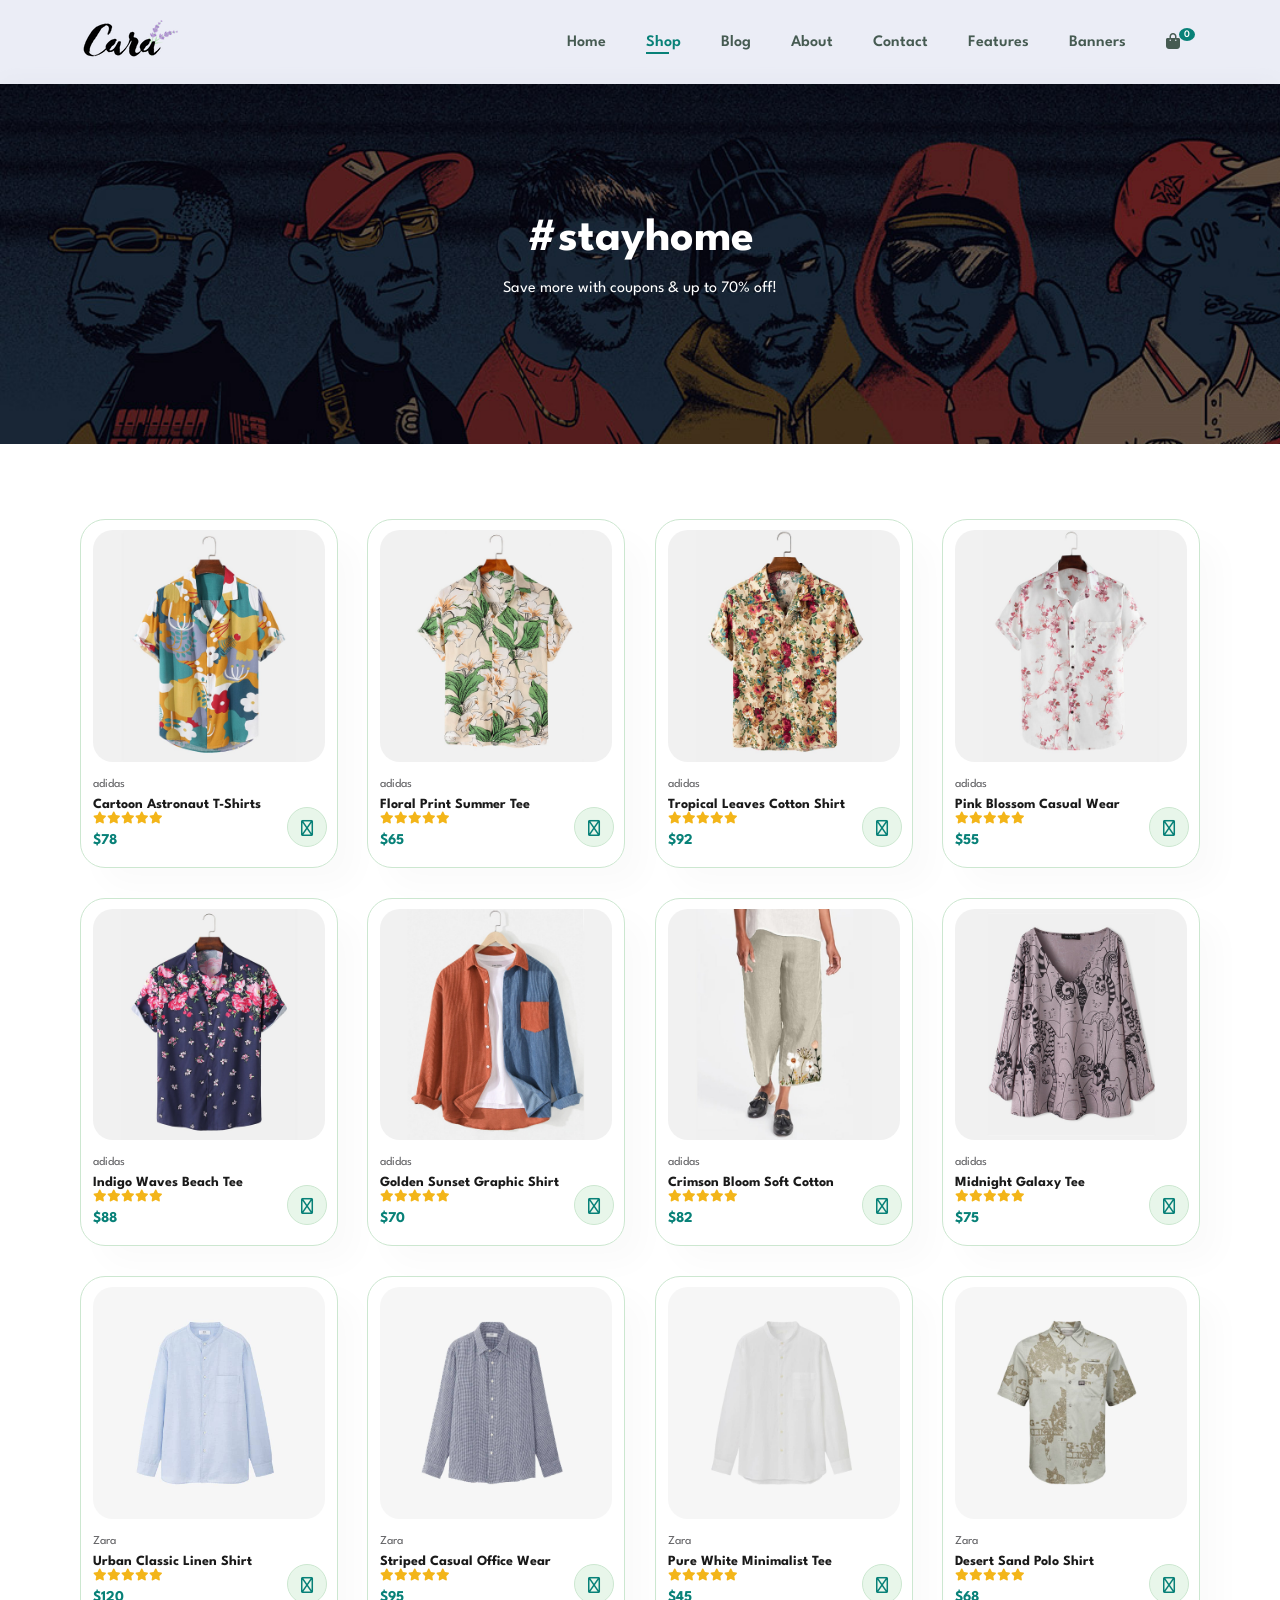
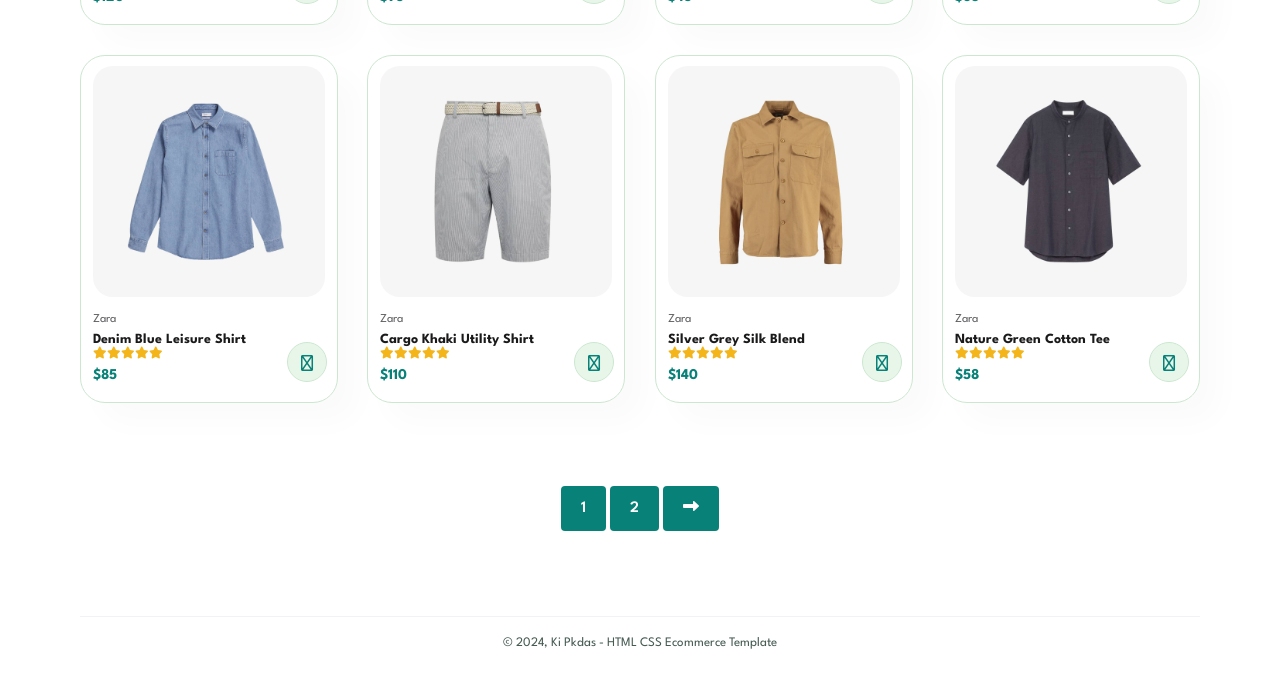
<file: shop.html>
<!DOCTYPE html>
<html lang="en">

<head>
    <meta charset="UTF-8">
    <meta name="viewport" content="width=device-width, initial-scale=1.0">
    <title>Shop - Ki Pkdas</title>
    <link rel="stylesheet" href="https://cdnjs.cloudflare.com/ajax/libs/font-awesome/6.4.2/css/all.min.css">
    <link rel="stylesheet" href="style.css">
</head>

<body>
    <section id="header">
        <a href="index.html"><img src="imagefolder/logo.png" class="logo" alt="Ki Pkdas Logo"></a>
        <div>
            <ul id="navbar">
                <li><a href="index.html">Home</a></li>
                <li><a class="active" href="shop.html">Shop</a></li>
                <li><a href="blog.html">Blog</a></li>
                <li><a href="about.html">About</a></li>
                <li><a href="contact.html">Contact</a></li>
                <li><a href="features.html">Features</a></li>
                <li><a href="banner.html">Banners</a></li>
                <li id="lg-bag"><a href="cart.html"><i class="fa-solid fa-bag-shopping"></i><span
                            class="bag-count">0</span></a></li>
                <a href="#" id="close"><i class="fa-solid fa-xmark"></i></a>
            </ul>
        </div>
        <div id="mobile">
            <a href="cart.html"><i class="fa-solid fa-bag-shopping"></i></a>
            <i id="bar" class="fas fa-outdent"></i>
        </div>
    </section>

    <section id="page-header">
        <h2>#stayhome</h2>
        <p>Save more with coupons & up to 70% off!</p>
    </section>

    <section id="product1" class="section-p1">
        <div class="pro-container">
            <div class="pro">
                <img src="imagefolder/product/f1.jpg" alt="">
                <div class="des">
                    <span>adidas</span>
                    <h5>Cartoon Astronaut T-Shirts</h5>
                    <div class="star">
                        <i class="fas fa-star"></i><i class="fas fa-star"></i><i class="fas fa-star"></i><i
                            class="fas fa-star"></i><i class="fas fa-star"></i>
                    </div>
                    <h4>$78</h4>
                </div>
                <a href="#"><i class="fa-solid fa-cart-shopping cart"></i></a>
            </div>
            <div class="pro">
                <img src="imagefolder/product/f2.jpg" alt="">
                <div class="des">
                    <span>adidas</span>
                    <h5>Floral Print Summer Tee</h5>
                    <div class="star">
                        <i class="fas fa-star"></i><i class="fas fa-star"></i><i class="fas fa-star"></i><i
                            class="fas fa-star"></i><i class="fas fa-star"></i>
                    </div>
                    <h4>$65</h4>
                </div>
                <a href="#"><i class="fa-solid fa-cart-shopping cart"></i></a>
            </div>
            <div class="pro">
                <img src="imagefolder/product/f3.jpg" alt="">
                <div class="des">
                    <span>adidas</span>
                    <h5>Tropical Leaves Cotton Shirt</h5>
                    <div class="star">
                        <i class="fas fa-star"></i><i class="fas fa-star"></i><i class="fas fa-star"></i><i
                            class="fas fa-star"></i><i class="fas fa-star"></i>
                    </div>
                    <h4>$92</h4>
                </div>
                <a href="#"><i class="fa-solid fa-cart-shopping cart"></i></a>
            </div>
            <div class="pro">
                <img src="imagefolder/product/f4.jpg" alt="">
                <div class="des">
                    <span>adidas</span>
                    <h5>Pink Blossom Casual Wear</h5>
                    <div class="star">
                        <i class="fas fa-star"></i><i class="fas fa-star"></i><i class="fas fa-star"></i><i
                            class="fas fa-star"></i><i class="fas fa-star"></i>
                    </div>
                    <h4>$55</h4>
                </div>
                <a href="#"><i class="fa-solid fa-cart-shopping cart"></i></a>
            </div>
            <div class="pro">
                <img src="imagefolder/product/f5.jpg" alt="">
                <div class="des">
                    <span>adidas</span>
                    <h5>Indigo Waves Beach Tee</h5>
                    <div class="star">
                        <i class="fas fa-star"></i><i class="fas fa-star"></i><i class="fas fa-star"></i><i
                            class="fas fa-star"></i><i class="fas fa-star"></i>
                    </div>
                    <h4>$88</h4>
                </div>
                <a href="#"><i class="fa-solid fa-cart-shopping cart"></i></a>
            </div>
            <div class="pro">
                <img src="imagefolder/product/f6.jpg" alt="">
                <div class="des">
                    <span>adidas</span>
                    <h5>Golden Sunset Graphic Shirt</h5>
                    <div class="star">
                        <i class="fas fa-star"></i><i class="fas fa-star"></i><i class="fas fa-star"></i><i
                            class="fas fa-star"></i><i class="fas fa-star"></i>
                    </div>
                    <h4>$70</h4>
                </div>
                <a href="#"><i class="fa-solid fa-cart-shopping cart"></i></a>
            </div>
            <div class="pro">
                <img src="imagefolder/product/f7.jpg" alt="">
                <div class="des">
                    <span>adidas</span>
                    <h5>Crimson Bloom Soft Cotton</h5>
                    <div class="star">
                        <i class="fas fa-star"></i><i class="fas fa-star"></i><i class="fas fa-star"></i><i
                            class="fas fa-star"></i><i class="fas fa-star"></i>
                    </div>
                    <h4>$82</h4>
                </div>
                <a href="#"><i class="fa-solid fa-cart-shopping cart"></i></a>
            </div>
            <div class="pro">
                <img src="imagefolder/product/f8.jpg" alt="">
                <div class="des">
                    <span>adidas</span>
                    <h5>Midnight Galaxy Tee</h5>
                    <div class="star">
                        <i class="fas fa-star"></i><i class="fas fa-star"></i><i class="fas fa-star"></i><i
                            class="fas fa-star"></i><i class="fas fa-star"></i>
                    </div>
                    <h4>$75</h4>
                </div>
                <a href="#"><i class="fa-solid fa-cart-shopping cart"></i></a>
            </div>
            <!-- New Arrivals -->
            <div class="pro">
                <img src="imagefolder/product/n1.jpg" alt="">
                <div class="des">
                    <span>Zara</span>
                    <h5>Urban Classic Linen Shirt</h5>
                    <div class="star">
                        <i class="fas fa-star"></i><i class="fas fa-star"></i><i class="fas fa-star"></i><i
                            class="fas fa-star"></i><i class="fas fa-star"></i>
                    </div>
                    <h4>$120</h4>
                </div>
                <a href="#"><i class="fa-solid fa-cart-shopping cart"></i></a>
            </div>
            <div class="pro">
                <img src="imagefolder/product/n2.jpg" alt="">
                <div class="des">
                    <span>Zara</span>
                    <h5>Striped Casual Office Wear</h5>
                    <div class="star">
                        <i class="fas fa-star"></i><i class="fas fa-star"></i><i class="fas fa-star"></i><i
                            class="fas fa-star"></i><i class="fas fa-star"></i>
                    </div>
                    <h4>$95</h4>
                </div>
                <a href="#"><i class="fa-solid fa-cart-shopping cart"></i></a>
            </div>
            <div class="pro">
                <img src="imagefolder/product/n3.jpg" alt="">
                <div class="des">
                    <span>Zara</span>
                    <h5>Pure White Minimalist Tee</h5>
                    <div class="star">
                        <i class="fas fa-star"></i><i class="fas fa-star"></i><i class="fas fa-star"></i><i
                            class="fas fa-star"></i><i class="fas fa-star"></i>
                    </div>
                    <h4>$45</h4>
                </div>
                <a href="#"><i class="fa-solid fa-cart-shopping cart"></i></a>
            </div>
            <div class="pro">
                <img src="imagefolder/product/n4.jpg" alt="">
                <div class="des">
                    <span>Zara</span>
                    <h5>Desert Sand Polo Shirt</h5>
                    <div class="star">
                        <i class="fas fa-star"></i><i class="fas fa-star"></i><i class="fas fa-star"></i><i
                            class="fas fa-star"></i><i class="fas fa-star"></i>
                    </div>
                    <h4>$68</h4>
                </div>
                <a href="#"><i class="fa-solid fa-cart-shopping cart"></i></a>
            </div>
            <div class="pro">
                <img src="imagefolder/product/n5.jpg" alt="">
                <div class="des">
                    <span>Zara</span>
                    <h5>Denim Blue Leisure Shirt</h5>
                    <div class="star">
                        <i class="fas fa-star"></i><i class="fas fa-star"></i><i class="fas fa-star"></i><i
                            class="fas fa-star"></i><i class="fas fa-star"></i>
                    </div>
                    <h4>$85</h4>
                </div>
                <a href="#"><i class="fa-solid fa-cart-shopping cart"></i></a>
            </div>
            <div class="pro">
                <img src="imagefolder/product/n6.jpg" alt="">
                <div class="des">
                    <span>Zara</span>
                    <h5>Cargo Khaki Utility Shirt</h5>
                    <div class="star">
                        <i class="fas fa-star"></i><i class="fas fa-star"></i><i class="fas fa-star"></i><i
                            class="fas fa-star"></i><i class="fas fa-star"></i>
                    </div>
                    <h4>$110</h4>
                </div>
                <a href="#"><i class="fa-solid fa-cart-shopping cart"></i></a>
            </div>
            <div class="pro">
                <img src="imagefolder/product/n7.jpg" alt="">
                <div class="des">
                    <span>Zara</span>
                    <h5>Silver Grey Silk Blend</h5>
                    <div class="star">
                        <i class="fas fa-star"></i><i class="fas fa-star"></i><i class="fas fa-star"></i><i
                            class="fas fa-star"></i><i class="fas fa-star"></i>
                    </div>
                    <h4>$140</h4>
                </div>
                <a href="#"><i class="fa-solid fa-cart-shopping cart"></i></a>
            </div>
            <div class="pro">
                <img src="imagefolder/product/n8.jpg" alt="">
                <div class="des">
                    <span>Zara</span>
                    <h5>Nature Green Cotton Tee</h5>
                    <div class="star">
                        <i class="fas fa-star"></i><i class="fas fa-star"></i><i class="fas fa-star"></i><i
                            class="fas fa-star"></i><i class="fas fa-star"></i>
                    </div>
                    <h4>$58</h4>
                </div>
                <a href="#"><i class="fa-solid fa-cart-shopping cart"></i></a>
            </div>
        </div>
    </section>

    <section id="pagination" class="section-p1">
        <a href="#">1</a>
        <a href="#">2</a>
        <a href="#"><i class="fas fa-long-arrow-alt-right"></i></a>
    </section>

    <footer class="section-p1">
        <div class="copyright">
            <p>© 2024, Ki Pkdas - HTML CSS Ecommerce Template</p>
        </div>
    </footer>

    <script src="script.js"></script>
</body>

</html>
</file>
<file: style.css>
@import url('https://fonts.googleapis.com/css2?family=League+Spartan:wght@100;200;300;400;500;600;700;800;900&display=swap');

:root {
    --primary-color: #088178;
    --secondary-color: #e3e6f3;
    --text-color: #1a1a1a;
    --light-text: #465b52;
    --white: #ffffff;
    --off-white: #f0f2f5;
    --accent-red: #ef3636;
    --shadow: 0 5px 15px rgba(0, 0, 0, 0.06);
    --card-shadow: 20px 20px 30px rgba(0, 0, 0, 0.02);
    --hover-shadow: 20px 20px 30px rgba(0, 0, 0, 0.06);
    --glass: rgba(227, 230, 243, 0.7);
    --transition: all 0.3s cubic-bezier(0.25, 0.8, 0.25, 1);
}

* {
    margin: 0;
    padding: 0;
    box-sizing: border-box;
    font-family: 'League Spartan', sans-serif;
}

html {
    scroll-behavior: smooth;
}

body {
    width: 100%;
    overflow-x: hidden;
}

h1 {
    font-size: 50px;
    line-height: 64px;
    color: var(--text-color);
}

h2 {
    font-size: 46px;
    line-height: 54px;
    color: var(--text-color);
}

h4 {
    font-size: 20px;
    color: var(--text-color);
}

h6 {
    font-weight: 700;
    font-size: 12px;
}

p {
    font-size: 16px;
    color: var(--light-text);
    margin: 15px 0 20px 0;
}

.section-p1 {
    padding: 40px 80px;
}

.section-m1 {
    margin: 40px 0;
}

button.normal {
    font-size: 14px;
    font-weight: 600;
    padding: 15px 30px;
    color: #000;
    background-color: var(--white);
    border-radius: 4px;
    cursor: pointer;
    border: none;
    outline: none;
    transition: var(--transition);
}

button.normal:hover {
    background-color: var(--primary-color);
    color: var(--white);
}

button.white {
    font-size: 13px;
    font-weight: 600;
    padding: 11px 18px;
    color: var(--white);
    background-color: transparent;
    cursor: pointer;
    border: 1px solid var(--white);
    outline: none;
    transition: var(--transition);
}

button.white:hover {
    background-color: var(--white);
    color: var(--primary-color);
}

/* Header Section */
#header {
    display: flex;
    align-items: center;
    justify-content: space-between;
    padding: 20px 80px;
    background: var(--glass);
    backdrop-filter: blur(10px);
    box-shadow: var(--shadow);
    z-index: 999;
    position: sticky;
    top: 0;
    left: 0;
}

#navbar {
    display: flex;
    align-items: center;
    justify-content: center;
}

#navbar li {
    list-style: none;
    padding: 0px 20px;
    position: relative;
}

#navbar li a {
    text-decoration: none;
    font-size: 16px;
    font-weight: 600;
    color: var(--light-text);
    transition: var(--transition);
}

#navbar li a:hover,
#navbar li a.active {
    color: var(--primary-color);
}

#navbar li a.active::after,
#navbar li a:hover::after {
    content: "";
    width: 30%;
    height: 2px;
    background: var(--primary-color);
    position: absolute;
    bottom: -4px;
    left: 20px;
}

#mobile {
    display: none;
    align-items: center;
}

#close {
    display: none;
}

/* Hero Section */
#hero {
    background-image: url("imagefolder/hero4.png");
    height: 90vh;
    width: 100%;
    background-size: cover;
    background-position: top 25% right 0;
    padding: 0 80px;
    display: flex;
    flex-direction: column;
    align-items: flex-start;
    justify-content: center;
    animation: fadeIn 1s ease-out;
}

#hero h4 {
    padding-bottom: 15px;
}

#hero h1 {
    color: var(--primary-color);
}

#hero button {
    background-image: url("imagefolder/button.png");
    background-color: transparent;
    color: var(--primary-color);
    border: 0;
    padding: 14px 80px 14px 65px;
    background-repeat: no-repeat;
    cursor: pointer;
    font-weight: 700;
    font-size: 15px;
    transition: transform 0.3s ease;
}

#hero button:hover {
    transform: scale(1.05);
}

/* Feature Section */
#feature {
    display: flex;
    align-items: center;
    justify-content: space-between;
    flex-wrap: wrap;
}

#feature .fe-box {
    width: 180px;
    text-align: center;
    padding: 25px 15px;
    box-shadow: var(--card-shadow);
    border: 1px solid #cce7d0;
    border-radius: 4px;
    margin: 15px 0;
    transition: var(--transition);
}

#feature .fe-box:hover {
    box-shadow: 10px 10px 54px rgba(70, 62, 221, 0.1);
    transform: translateY(-5px);
}

#feature .fe-box img {
    width: 100%;
    margin-bottom: 10px;
}

#feature .fe-box h6 {
    display: inline-block;
    padding: 9px 8px 6px 8px;
    line-height: 1;
    border-radius: 4px;
    color: var(--primary-color);
}

#feature .fe-box h6 {
    background-color: #fddde4;
}

#feature .fe-box:nth-child(2) h6 {
    background-color: #cdebbc;
}

#feature .fe-box:nth-child(3) h6 {
    background-color: #d1e8f2;
}

#feature .fe-box:nth-child(4) h6 {
    background-color: #cdd4f8;
}

#feature .fe-box:nth-child(5) h6 {
    background-color: #f6dbf6;
}

#feature .fe-box:nth-child(6) h6 {
    background-color: #fff2e5;
}

/* Product Section */
#product1 {
    text-align: center;
}

#product1 .pro-container {
    display: flex;
    justify-content: space-between;
    padding-top: 20px;
    flex-wrap: wrap;
}

#product1 .pro {
    width: 23%;
    min-width: 250px;
    padding: 10px 12px;
    border: 1px solid #cce7d0;
    border-radius: 25px;
    cursor: pointer;
    box-shadow: var(--card-shadow);
    margin: 15px 0;
    transition: var(--transition);
    position: relative;
    overflow: hidden;
}

#product1 .pro:hover {
    box-shadow: var(--hover-shadow);
    transform: translateY(-5px);
}

#product1 .pro img {
    width: 100%;
    border-radius: 20px;
    transition: transform 0.5s ease;
}

#product1 .pro:hover img {
    transform: scale(1.05);
}

#product1 .pro .des {
    text-align: start;
    padding: 10px 0;
}

#product1 .pro .des span {
    color: #606063;
    font-size: 12px;
}

#product1 .pro .des h5 {
    padding-top: 7px;
    color: #1a1a1a;
    font-size: 14px;
}

#product1 .pro .des i {
    font-size: 12px;
    color: rgb(243, 181, 25);
}

#product1 .pro .des h4 {
    padding-top: 7px;
    font-size: 15px;
    font-weight: 700;
    color: var(--primary-color);
}

#product1 .pro .cart {
    width: 40px;
    height: 40px;
    line-height: 40px;
    border-radius: 50px;
    background-color: #e8f6ea;
    font-weight: 500;
    color: var(--primary-color);
    border: 1px solid #cce7d0;
    position: absolute;
    bottom: 20px;
    right: 10px;
    transition: var(--transition);
}

#product1 .pro .cart:hover {
    background-color: var(--primary-color);
    color: var(--white);
}

/* Banner Section */
#banner {
    display: flex;
    flex-direction: column;
    justify-content: center;
    align-items: center;
    text-align: center;
    background-image: url("imagefolder/banner/b2.jpg");
    width: 100%;
    height: 40vh;
    background-size: cover;
    background-position: center;
}

#banner h4 {
    color: var(--white);
    font-size: 16px;
}

#banner h2 {
    color: var(--white);
    font-size: 30px;
    padding: 10px 0;
}

#banner h2 span {
    color: var(--accent-red);
}

/* Small Banners */
#sm-banner .banner-box {
    display: flex;
    flex-direction: column;
    justify-content: center;
    align-items: flex-start;
    background-image: url("imagefolder/banner/b17.jpg");
    min-width: 49%;
    height: 50vh;
    background-size: cover;
    background-position: center;
    padding: 30px;
    transition: transform 0.3s ease;
}

#sm-banner .banner-box:hover {
    transform: scale(1.02);
}

#sm-banner .banner-box2 {
    background-image: url("imagefolder/banner/b10.jpg");
}

#sm-banner h4 {
    color: var(--white);
    font-size: 20px;
    font-weight: 300;
}

#sm-banner h2 {
    color: var(--white);
    font-size: 28px;
    font-weight: 800;
}

#sm-banner span {
    color: var(--white);
    font-size: 14px;
    font-weight: 500;
    padding-bottom: 15px;
}

/* Banner 3 */
#banner3 {
    display: flex;
    justify-content: space-between;
    flex-wrap: wrap;
    padding: 0 80px;
}

#banner3 .banner-box {
    display: flex;
    flex-direction: column;
    justify-content: center;
    align-items: flex-start;
    background-image: url("imagefolder/banner/b7.jpg");
    min-width: 30%;
    height: 30vh;
    background-size: cover;
    background-position: center;
    padding: 20px;
    margin-bottom: 20px;
    transition: var(--transition);
}

#banner3 .banner-box:hover {
    transform: translateY(-5px);
}

#banner3 .banner-box2 {
    background-image: url("imagefolder/banner/b4.jpg");
}

#banner3 .banner-box3 {
    background-image: url("imagefolder/banner/b18.jpg");
}

#banner3 h2 {
    color: var(--white);
    font-weight: 900;
    font-size: 22px;
}

#banner3 h3 {
    color: #ec544e;
    font-weight: 800;
    font-size: 15px;
}

/* Newsletter */
#newsletter {
    display: flex;
    justify-content: space-between;
    align-items: center;
    background-image: url("imagefolder/banner/b14.png");
    background-repeat: no-repeat;
    background-position: 20% 30%;
    background-color: #041e42;
}

#newsletter h4 {
    font-size: 22px;
    font-weight: 700;
    color: var(--white);
}

#newsletter p {
    font-size: 14px;
    font-weight: 600;
    color: #818ea0;
}

#newsletter p span {
    color: #ffbd27;
}

#newsletter .form {
    display: flex;
    width: 40%;
}

#newsletter input {
    height: 3.125rem;
    padding: 0 1.25rem;
    font-size: 14px;
    width: 100%;
    border: 1px solid transparent;
    border-radius: 4px;
    outline: none;
    border-top-right-radius: 0;
    border-bottom-right-radius: 0;
}

#newsletter button {
    background-color: var(--primary-color);
    color: var(--white);
    white-space: nowrap;
    border-top-left-radius: 0;
    border-bottom-left-radius: 0;
}

/* Footer Section */
footer {
    display: flex;
    flex-wrap: wrap;
    justify-content: space-between;
}

footer .col {
    display: flex;
    flex-direction: column;
    align-items: flex-start;
    margin-bottom: 20px;
}

footer .logo {
    margin-bottom: 30px;
}

footer h4 {
    font-size: 14px;
    padding-bottom: 20px;
}

footer p {
    font-size: 13px;
    margin: 0 0 8px 0;
}

footer a {
    font-size: 13px;
    text-decoration: none;
    color: #222;
    margin-bottom: 10px;
    transition: var(--transition);
}

footer a:hover {
    color: var(--primary-color);
    padding-left: 5px;
}

footer .follow {
    margin-top: 20px;
}

footer .follow i {
    color: #465b52;
    padding-right: 4px;
    cursor: pointer;
    transition: var(--transition);
}

footer .follow i:hover {
    color: var(--primary-color);
    transform: scale(1.2);
}

footer .install .row img {
    border: 1px solid var(--primary-color);
    border-radius: 6px;
    cursor: pointer;
}

footer .install img {
    margin: 10px 0 15px 0;
}

footer .copyright {
    width: 100%;
    text-align: center;
    padding-top: 20px;
    border-top: 1px solid var(--off-white);
    margin-top: 20px;
}

/* Animations */
@keyframes fadeIn {
    from {
        opacity: 0;
        transform: translateY(20px);
    }

    to {
        opacity: 1;
        transform: translateY(0);
    }
}

/* Bag Count Indicator */
.bag-count {
    position: absolute;
    top: -5px;
    right: 5px;
    background-color: var(--primary-color);
    color: var(--white);
    font-size: 10px;
    padding: 2px 5px;
    border-radius: 50%;
}

/* Responsiveness */
@media (max-width: 799px) {
    .section-p1 {
        padding: 40px 40px;
    }

    #navbar {
        display: flex;
        flex-direction: column;
        align-items: flex-start;
        justify-content: flex-start;
        position: fixed;
        top: 0;
        right: -300px;
        height: 100vh;
        width: 300px;
        background-color: var(--secondary-color);
        box-shadow: 0 40px 60px rgba(0, 0, 0, 0.1);
        padding: 80px 0 0 10px;
        transition: 0.3s;
    }

    #navbar.active {
        right: 0px;
    }

    #navbar li {
        margin-bottom: 25px;
    }

    #mobile {
        display: flex;
        align-items: center;
    }

    #mobile i {
        color: #1a1a1a;
        font-size: 24px;
        padding-left: 20px;
        cursor: pointer;
    }

    #close {
        display: initial;
        position: absolute;
        top: 30px;
        left: 30px;
        color: #222;
        font-size: 24px;
        cursor: pointer;
    }

    #lg-bag {
        display: none;
    }

    #hero {
        height: 70vh;
        padding: 0 20px;
        background-position: top 30% right 30%;
    }

    #feature {
        justify-content: center;
    }

    #feature .fe-box {
        margin: 15px 15px;
    }

    #product1 .pro-container {
        justify-content: center;
    }

    #product1 .pro {
        margin: 15px;
    }

    #sm-banner .banner-box {
        min-width: 100%;
        height: 30vh;
    }

    #banner3 {
        padding: 0 40px;
    }

    #banner3 .banner-box {
        min-width: 100%;
    }

    #newsletter .form {
        width: 70%;
    }
}

@media (max-width: 477px) {
    .section-p1 {
        padding: 20px;
    }

    #header {
        padding: 10px 30px;
    }

    h1 {
        font-size: 38px;
    }

    h2 {
        font-size: 32px;
    }

    #hero {
        background-position: top 30% right 50%;
    }

    #sm-banner .banner-box {
        height: 40vh;
    }

    #sm-banner .banner-box2 {
        margin-top: 20px;
    }

    #banner3 {
        padding: 0 20px;
    }

    #newsletter {
        padding: 40px 20px;
    }

    #newsletter .form {
        width: 100%;
    }

    footer .col {
        width: 100%;
    }
}

/* Cart Page */
#cart {
    overflow-x: auto;
}

#cart table {
    width: 100%;
    border-collapse: collapse;
    table-layout: fixed;
    white-space: nowrap;
}

#cart table img {
    width: 70px;
}

#cart table td:nth-child(1) {
    width: 100px;
    text-align: center;
}

#cart table td:nth-child(2) {
    width: 150px;
    text-align: center;
}

#cart table td:nth-child(3) {
    width: 250px;
    text-align: center;
}

#cart table td:nth-child(4),
#cart table td:nth-child(5),
#cart table td:nth-child(6) {
    width: 150px;
    text-align: center;
}

#cart table td:nth-child(5) input {
    width: 70px;
    padding: 10px 5px 10px 15px;
}

#cart table thead {
    border: 1px solid #e2e9e1;
    border-left: none;
    border-right: none;
}

#cart table thead td {
    font-weight: 700;
    text-transform: uppercase;
    font-size: 13px;
    padding: 18px 0;
}

#cart table tbody tr td {
    padding-top: 15px;
}

#cart table tbody td {
    font-size: 13px;
}

#cart-add {
    display: flex;
    flex-wrap: wrap;
    justify-content: space-between;
}

#coupon {
    width: 50%;
    margin-bottom: 30px;
}

#coupon h3,
#subtotal h3 {
    padding-bottom: 15px;
}

#coupon input {
    padding: 10px 20px;
    outline: none;
    width: 60%;
    margin-right: 10px;
    border: 1px solid #e2e9e1;
}

#coupon button,
#subtotal button {
    background-color: var(--primary-color);
    color: var(--white);
    padding: 12px 20px;
}

#subtotal {
    width: 45%;
    margin-bottom: 30px;
    border: 1px solid #e2e9e1;
    padding: 30px;
}

#subtotal table {
    border-collapse: collapse;
    width: 100%;
    margin-bottom: 20px;
}

#subtotal table td {
    width: 50%;
    border: 1px solid #e2e9e1;
    padding: 10px;
    font-size: 13px;
}

/* API Collection Inline Fix */
#api-container {
    display: flex;
    justify-content: space-between;
    padding-top: 20px;
    flex-wrap: wrap;
}

/* Page Headers */
#page-header {
    background-image: url("imagefolder/banner/b1.jpg");
    width: 100%;
    height: 40vh;
    background-size: cover;
    display: flex;
    justify-content: center;
    text-align: center;
    flex-direction: column;
    padding: 14px;
}

#page-header h2,
#page-header p {
    color: var(--white);
}

.blog-header {
    background-image: url("imagefolder/banner/b19.jpg") !important;
}

.about-header {
    background-image: url("imagefolder/banner/b4.jpg") !important;
}

/* Blog Section */
#blog {
    padding: 150px 150px 0 150px;
}

#blog .blog-box {
    display: flex;
    align-items: center;
    width: 100%;
    position: relative;
    padding-bottom: 90px;
}

#blog .blog-img {
    width: 50%;
    margin-right: 40px;
}

#blog .blog-img img {
    width: 100%;
    height: 300px;
    object-fit: cover;
}

#blog .blog-details {
    width: 50%;
}

#blog .blog-details a {
    text-decoration: none;
    font-size: 11px;
    color: var(--text-color);
    font-weight: 700;
    position: relative;
    transition: 0.3s;
}

#blog .blog-details a::after {
    content: "";
    width: 50px;
    height: 1px;
    background-color: var(--text-color);
    position: absolute;
    top: 12px;
    right: -60px;
}

#blog .blog-details a:hover {
    color: var(--primary-color);
}

#blog .blog-details a:hover::after {
    background-color: var(--primary-color);
}

#blog .blog-box h1 {
    position: absolute;
    top: -40px;
    left: 0;
    font-size: 70px;
    font-weight: 700;
    color: #c9cbce;
    z-index: -1;
}

/* About Section */
#about-head {
    display: flex;
    align-items: center;
}

#about-head img {
    width: 50%;
    height: auto;
}

#about-head div {
    padding-left: 40px;
}

/* Contact Section */
#contact-details {
    display: flex;
    align-items: center;
    justify-content: space-between;
}

#contact-details .details {
    width: 40%;
}

#contact-details .details span {
    font-size: 12px;
}

#contact-details .details h2 {
    font-size: 26px;
    line-height: 35px;
    padding: 20px 0;
}

#contact-details .details h3 {
    font-size: 16px;
    padding-bottom: 15px;
}

#contact-details .details li {
    list-style: none;
    display: flex;
    padding: 10px 0;
}

#contact-details .details li i {
    font-size: 14px;
    padding-right: 22px;
}

#contact-details .details li p {
    margin: 0;
    font-size: 14px;
}

#contact-details .map {
    width: 55%;
    height: 450px;
}

#contact-details .map iframe {
    width: 100%;
    height: 100%;
}

/* Pagination */
#pagination {
    text-align: center;
}

#pagination a {
    text-decoration: none;
    background-color: var(--primary-color);
    padding: 15px 20px;
    border-radius: 4px;
    color: var(--white);
    font-weight: 600;
}

#pagination a i {
    font-size: 16px;
    font-weight: 600;
}

/* Responsiveness adjustments for new sections */
@media (max-width: 799px) {
    #blog {
        padding: 100px 20px 0 20px;
    }

    #blog .blog-box {
        flex-direction: column;
        align-items: flex-start;
    }

    #blog .blog-img {
        width: 100%;
        margin-right: 0;
        margin-bottom: 30px;
    }

    #blog .blog-details {
        width: 100%;
    }

    #about-head {
        flex-direction: column;
    }

    #about-head img {
        width: 100%;
        margin-bottom: 20px;
    }

    #about-head div {
        padding-left: 0;
    }

    #contact-details {
        flex-direction: column;
    }

    #contact-details .details {
        width: 100%;
        margin-bottom: 30px;
    }

    #contact-details .map {
        width: 100%;
    }

    #cart-add {
        flex-direction: column;
    }

    #coupon,
    #subtotal {
        width: 100%;
    }
}

/* Page Headers */
#page-header {
    background-image: url("imagefolder/banner/b1.jpg");
    width: 100%;
    height: 40vh;
    background-size: cover;
    display: flex;
    justify-content: center;
    text-align: center;
    flex-direction: column;
    padding: 14px;
}

#page-header h2,
#page-header p {
    color: var(--white);
}

.blog-header {
    background-image: url("imagefolder/banner/b19.jpg") !important;
}

.about-header {
    background-image: url("imagefolder/about/banner.png") !important;
}

/* Blog Section */
#blog {
    padding: 150px 150px 0 150px;
}

#blog .blog-box {
    display: flex;
    align-items: center;
    width: 100%;
    position: relative;
    padding-bottom: 90px;
}

#blog .blog-img {
    width: 50%;
    margin-right: 40px;
}

#blog .blog-img img {
    width: 100%;
    height: 300px;
    object-fit: cover;
}

#blog .blog-details {
    width: 50%;
}

#blog .blog-details a {
    text-decoration: none;
    font-size: 11px;
    color: var(--text-color);
    font-weight: 700;
    position: relative;
    transition: 0.3s;
}

#blog .blog-details a::after {
    content: "";
    width: 50px;
    height: 1px;
    background-color: var(--text-color);
    position: absolute;
    top: 12px;
    right: -60px;
}

#blog .blog-details a:hover {
    color: var(--primary-color);
}

#blog .blog-details a:hover::after {
    background-color: var(--primary-color);
}

#blog .blog-box h1 {
    position: absolute;
    top: -40px;
    left: 0;
    font-size: 70px;
    font-weight: 700;
    color: #c9cbce;
    z-index: -1;
}

/* About Section */
#about-head {
    display: flex;
    align-items: center;
}

#about-head img {
    width: 50%;
    height: auto;
}

#about-head div {
    padding-left: 40px;
}

/* Contact Section */
#contact-details {
    display: flex;
    align-items: center;
    justify-content: space-between;
}

#contact-details .details {
    width: 40%;
}

#contact-details .details span {
    font-size: 12px;
}

#contact-details .details h2 {
    font-size: 26px;
    line-height: 35px;
    padding: 20px 0;
}

#contact-details .details h3 {
    font-size: 16px;
    padding-bottom: 15px;
}

#contact-details .details li {
    list-style: none;
    display: flex;
    padding: 10px 0;
}

#contact-details .details li i {
    font-size: 14px;
    padding-right: 22px;
}

#contact-details .details li p {
    margin: 0;
    font-size: 14px;
}

#contact-details .map {
    width: 55%;
    height: 450px;
}

#contact-details .map iframe {
    width: 100%;
    height: 100%;
}

/* Pagination */
#pagination {
    text-align: center;
}

#pagination a {
    text-decoration: none;
    background-color: var(--primary-color);
    padding: 15px 20px;
    border-radius: 4px;
    color: var(--white);
    font-weight: 600;
}

#pagination a i {
    font-size: 16px;
    font-weight: 600;
}

/* Responsiveness adjustments for new sections */
@media (max-width: 799px) {
    #blog {
        padding: 100px 20px 0 20px;
    }

    #blog .blog-box {
        flex-direction: column;
        align-items: flex-start;
    }

    #blog .blog-img {
        width: 100%;
        margin-right: 0;
        margin-bottom: 30px;
    }

    #blog .blog-details {
        width: 100%;
    }

    #about-head {
        flex-direction: column;
    }

    #about-head img {
        width: 100%;
        margin-bottom: 20px;
    }

    #about-head div {
        padding-left: 0;
    }

    #contact-details {
        flex-direction: column;
    }

    #contact-details .details {
        width: 100%;
        margin-bottom: 30px;
    }

    #contact-details .map {
        width: 100%;
    }
}
</file>
